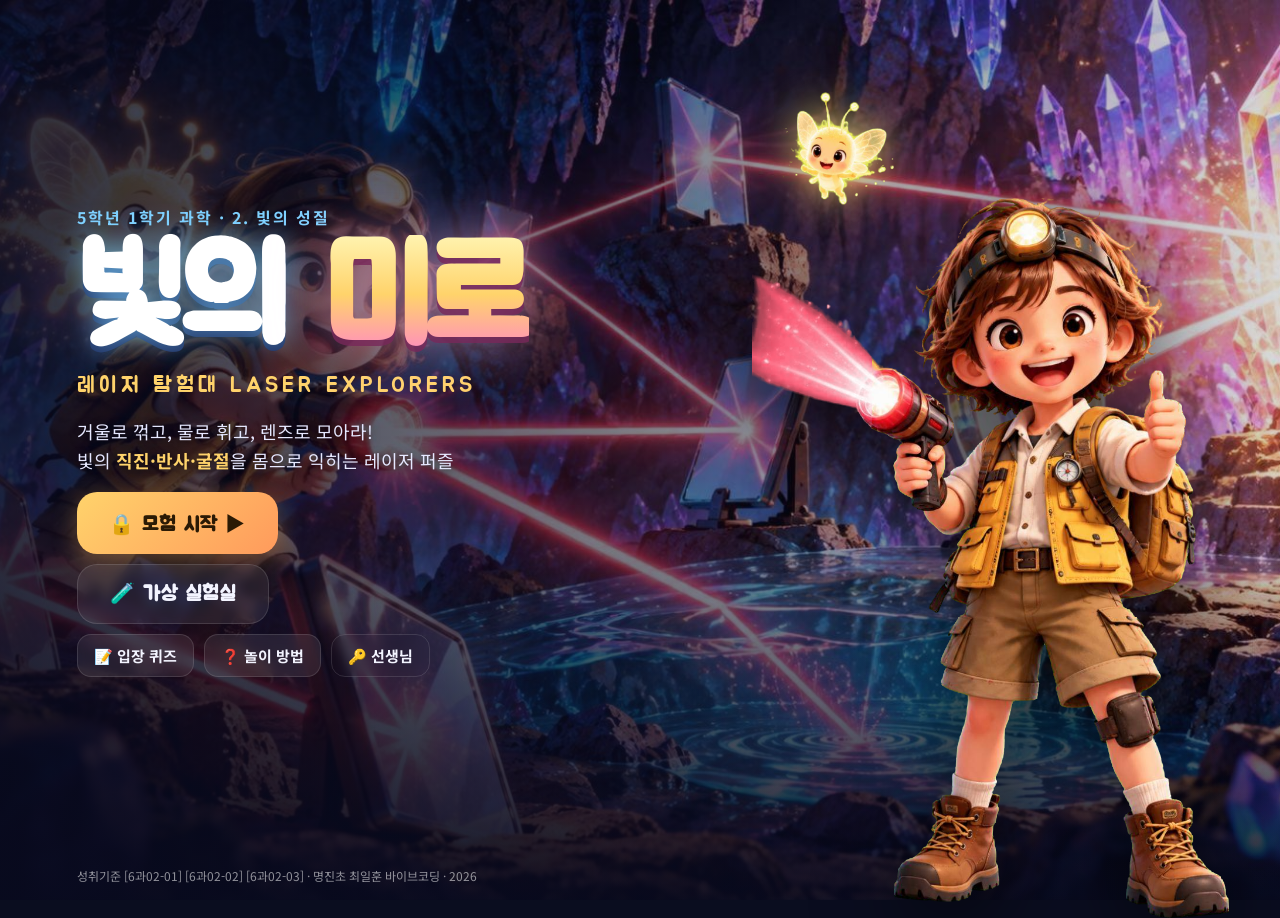
<file: index.html>
<!doctype html>
<html lang="ko">
<head>
<meta charset="utf-8">
<meta name="viewport" content="width=device-width, initial-scale=1, viewport-fit=cover">
<title>빛의 미로 — 레이저 탐험대 | 5학년 1학기 과학 2단원 빛의 성질</title>
<meta name="description" content="2022 개정 과학 5-1-2 빛의 성질: 빛의 직진·반사·굴절과 거울·렌즈를 레이저 퍼즐로 배우는 바이브코딩 웹게임">
<link rel="preconnect" href="https://fonts.googleapis.com">
<link href="https://fonts.googleapis.com/css2?family=Jua&family=Noto+Sans+KR:wght@400;500;700;900&display=swap" rel="stylesheet">
<link rel="stylesheet" href="css/style.css">
<link rel="icon" href="data:image/svg+xml,<svg xmlns='http://www.w3.org/2000/svg' viewBox='0 0 100 100'><text y='.9em' font-size='90'>💎</text></svg>">
</head>
<body>

<!-- ═══════════ 타이틀 ═══════════ -->
<section class="screen active" data-screen="title">
  <div class="title-bg"></div>
  <div class="title-wrap">
    <div class="title-logo">
      <div class="logo-top">5학년 1학기 과학 · 2. 빛의 성질</div>
      <h1><span class="l1">빛의</span> <span class="l2">미로</span></h1>
      <div class="logo-sub">레이저 탐험대 LASER EXPLORERS</div>
    </div>
    <p class="title-desc">거울로 꺾고, 물로 휘고, 렌즈로 모아라!<br>빛의 <b>직진·반사·굴절</b>을 몸으로 익히는 레이저 퍼즐</p>
    <div class="title-buttons">
      <button id="btn-start" class="btn big primary">모험 시작 ▶</button>
      <button id="btn-lab" class="btn big">🧪 가상 실험실</button>
      <div class="row">
        <button id="btn-quiz" class="btn">📝 입장 퀴즈</button>
        <button id="btn-howto" class="btn">❓ 놀이 방법</button>
        <button id="btn-teacher" class="btn ghost">🔑 선생님</button>
      </div>
    </div>
    <div id="title-progress" class="title-progress"></div>
    <div class="title-credit">성취기준 [6과02-01] [6과02-02] [6과02-03] · 명진초 최일훈 바이브코딩 · 2026</div>
  </div>
  <img class="title-lumi" src="assets/lumi.png" alt="">
  <img class="title-bandi" src="assets/bandi.png" alt="">
</section>

<!-- ═══════════ 월드맵 ═══════════ -->
<section class="screen" data-screen="map">
  <header class="map-head">
    <button id="btn-map-back" class="btn small">◀ 처음으로</button>
    <h2>🗺️ 월드맵 <span id="map-stars" class="chip"></span></h2>
    <button id="btn-concepts" class="btn small">📖 개념 도감</button>
  </header>
  <div id="worlds" class="worlds"></div>
</section>

<!-- ═══════════ 게임 ═══════════ -->
<section class="screen" data-screen="game">
  <header class="hud">
    <div class="hud-left">
      <button id="btn-to-map" class="btn small">◀ 맵</button>
      <div class="hud-titles"><div id="hud-world" class="hud-world"></div><div id="hud-title" class="hud-title"></div></div>
    </div>
    <div id="hud-goal" class="hud-goal"></div>
    <div class="hud-right">
      <span id="hud-status" class="hud-status"></span>
      <button id="btn-hint" class="btn small" title="힌트">💡 힌트</button>
      <button id="btn-study" class="btn small" title="돋보기 모드(각도 표시)">🔬</button>
      <button id="btn-reset" class="btn small" title="다시 시작 (R)">↺</button>
      <button id="btn-sound" class="btn small" title="소리">🔊</button>
      <button id="btn-fullscreen" class="btn small" title="전체 화면">⛶</button>
    </div>
  </header>
  <main class="game-main">
    <aside class="side">
      <h3>🎒 부품 상자</h3>
      <div id="inventory" class="inventory"></div>
      <div class="side-help">끌어서 보드에 놓기 · 부품 클릭 후 <b>⟲ ⟳</b> 회전 (Q/E) · 보드 밖으로 끌면 되돌리기</div>
      <div class="guide" id="guide">
        <div class="bubble" id="guide-text">안녕! 나는 탐험대장 루미야. 빛을 크리스탈까지 보내 보자!</div>
        <img class="guide-face" src="assets/lumi_face.png" alt="루미">
      </div>
    </aside>
    <div class="board-wrap">
      <canvas id="board" width="960" height="600"></canvas>
      <div id="sel-bar" class="sel-bar">
        <span id="sel-name"></span>
        <button id="btn-rot-l" class="btn tiny rot" title="왼쪽 15° (Q)">⟲ 15°</button>
        <button id="btn-rot-r" class="btn tiny rot" title="오른쪽 15° (E)">⟳ 15°</button>
        <button id="btn-rot-fine-l" class="btn tiny fine" title="1° (←)">◀ 1°</button>
        <button id="btn-rot-fine-r" class="btn tiny fine" title="1° (→)">1° ▶</button>
        <button id="btn-remove" class="btn tiny danger" title="부품 상자로 되돌리기 (Delete)">🗑</button>
      </div>
      <div id="toast" class="toast"></div>
    </div>
  </main>
</section>

<!-- ═══════════ 모달 ═══════════ -->
<div id="modal" class="modal">
  <div class="modal-bg" data-close></div>
  <div class="panel" data-panel="win">
    <div class="win-stars" id="win-stars">⭐⭐⭐</div>
    <h2 id="win-title">클리어!</h2>
    <p id="win-sub" class="muted"></p>
    <div id="win-concept"></div>
    <div class="row center">
      <button id="btn-win-retry" class="btn">↺ 다시</button>
      <button id="btn-win-map" class="btn">🗺️ 월드맵</button>
      <button id="btn-next" class="btn primary">다음 스테이지 ▶</button>
    </div>
  </div>
  <div class="panel wide" data-panel="concepts">
    <h2>📖 빛의 성질 개념 도감</h2>
    <div id="concept-list" class="concept-list"></div>
    <div class="row center"><button class="btn primary" data-close>닫기</button></div>
  </div>
  <div class="panel cert-panel" data-panel="cert">
    <div class="cert" id="cert">
      <div class="cert-top">🏅 LASER EXPLORERS · 빛의 미로 탐험대</div>
      <h2 class="cert-title">탐 험 대 수 료 증</h2>
      <div class="cert-name-row"><input id="cert-name" class="cert-name" placeholder="이름을 써요" maxlength="12"></div>
      <p class="cert-body">위 탐험대원은 빛의 미로 15개 스테이지를 모두 통과하며<br><b>빛의 직진 · 반사 · 굴절</b>과 <b>거울 · 렌즈의 쓰임새</b>를 익혔기에<br>이 수료증을 드립니다.</p>
      <div class="cert-stars" id="cert-stars"></div>
      <div class="cert-foot"><span id="cert-date"></span><span>탐험대장 루미 · 빛의 요정 반디</span></div>
      <img class="cert-lumi" src="assets/lumi.png" alt="">
    </div>
    <div class="row center no-print"><button class="btn" data-close>닫기</button><button class="btn primary" id="btn-cert-print">🖨️ 수료증 인쇄</button></div>
  </div>
  <div class="panel" data-panel="gate">
    <div class="gate-icon">🔒</div>
    <h2>입장퀴즈를 먼저 통과해요!</h2>
    <p class="muted">탐험대원이 되려면 <b>10문제 중 7문제 이상</b> 맞혀야 해요.<br>통과하면 월드맵이 열려요. (🧪 가상 실험실은 바로 쓸 수 있어요)</p>
    <div class="row center">
      <button class="btn" data-close>닫기</button>
      <button class="btn" id="btn-gate-teacher">🔑 선생님 코드</button>
      <button class="btn primary" id="btn-gate-quiz">📝 입장퀴즈 풀기</button>
    </div>
  </div>
  <div class="panel" data-panel="teacher">
    <div class="gate-icon">🔑</div>
    <h2>선생님 코드</h2>
    <p class="muted">코드를 넣으면 입장퀴즈 없이 모든 스테이지가 열려요. (시연·특정 차시 수업용)</p>
    <form id="teacher-form" class="row center" autocomplete="off">
      <input id="teacher-code" class="cert-name" inputmode="numeric" maxlength="8" placeholder="코드 입력" style="max-width:180px;text-align:center">
      <button class="btn primary" type="submit">열기</button>
      <button class="btn" type="button" data-close>닫기</button>
    </form>
    <p id="teacher-msg" class="muted" style="min-height:1.4em;margin-top:8px"></p>
  </div>
  <div class="panel" data-panel="howto">
    <h2>❓ 놀이 방법</h2>
    <ol class="howto">
      <li><b>목표</b>: 레이저(빛)를 💎 크리스탈에 닿게 하면 클리어! 크리스탈은 빛을 통과시켜요.</li>
      <li>🎒 부품 상자의 <b>거울·렌즈·바위</b>를 보드로 끌어다 놓아요.</li>
      <li>부품을 클릭하면 노란 손잡이가 나타나요. 손잡이를 끌거나 <b>⟲ ⟳</b> 버튼(Q/E)으로 돌려요.</li>
      <li>노란 손잡이가 있는 <b>🔦 광원</b>은 각도를 바꿀 수 있어요 (←/→ 1°).</li>
      <li>🦇 잠든 박쥐에 빛이 닿으면 안 돼요! 🪨 바위는 그림자를 만들어요.</li>
      <li>🔬 <b>돋보기 모드</b>를 켜면 입사각·반사각·굴절각이 표시돼요 (심화).</li>
      <li>부품을 적게 쓸수록 ⭐이 많아요. 클리어하면 📖 개념 카드를 얻어요.</li>
    </ol>
    <div class="row center"><button class="btn primary" data-close>알겠어요!</button></div>
  </div>
</div>

<script src="js/engine.js"></script>
<script src="js/levels.js"></script>
<script src="js/render.js"></script>
<script src="js/audio.js"></script>
<script src="js/game.js"></script>
</body>
</html>
</file>
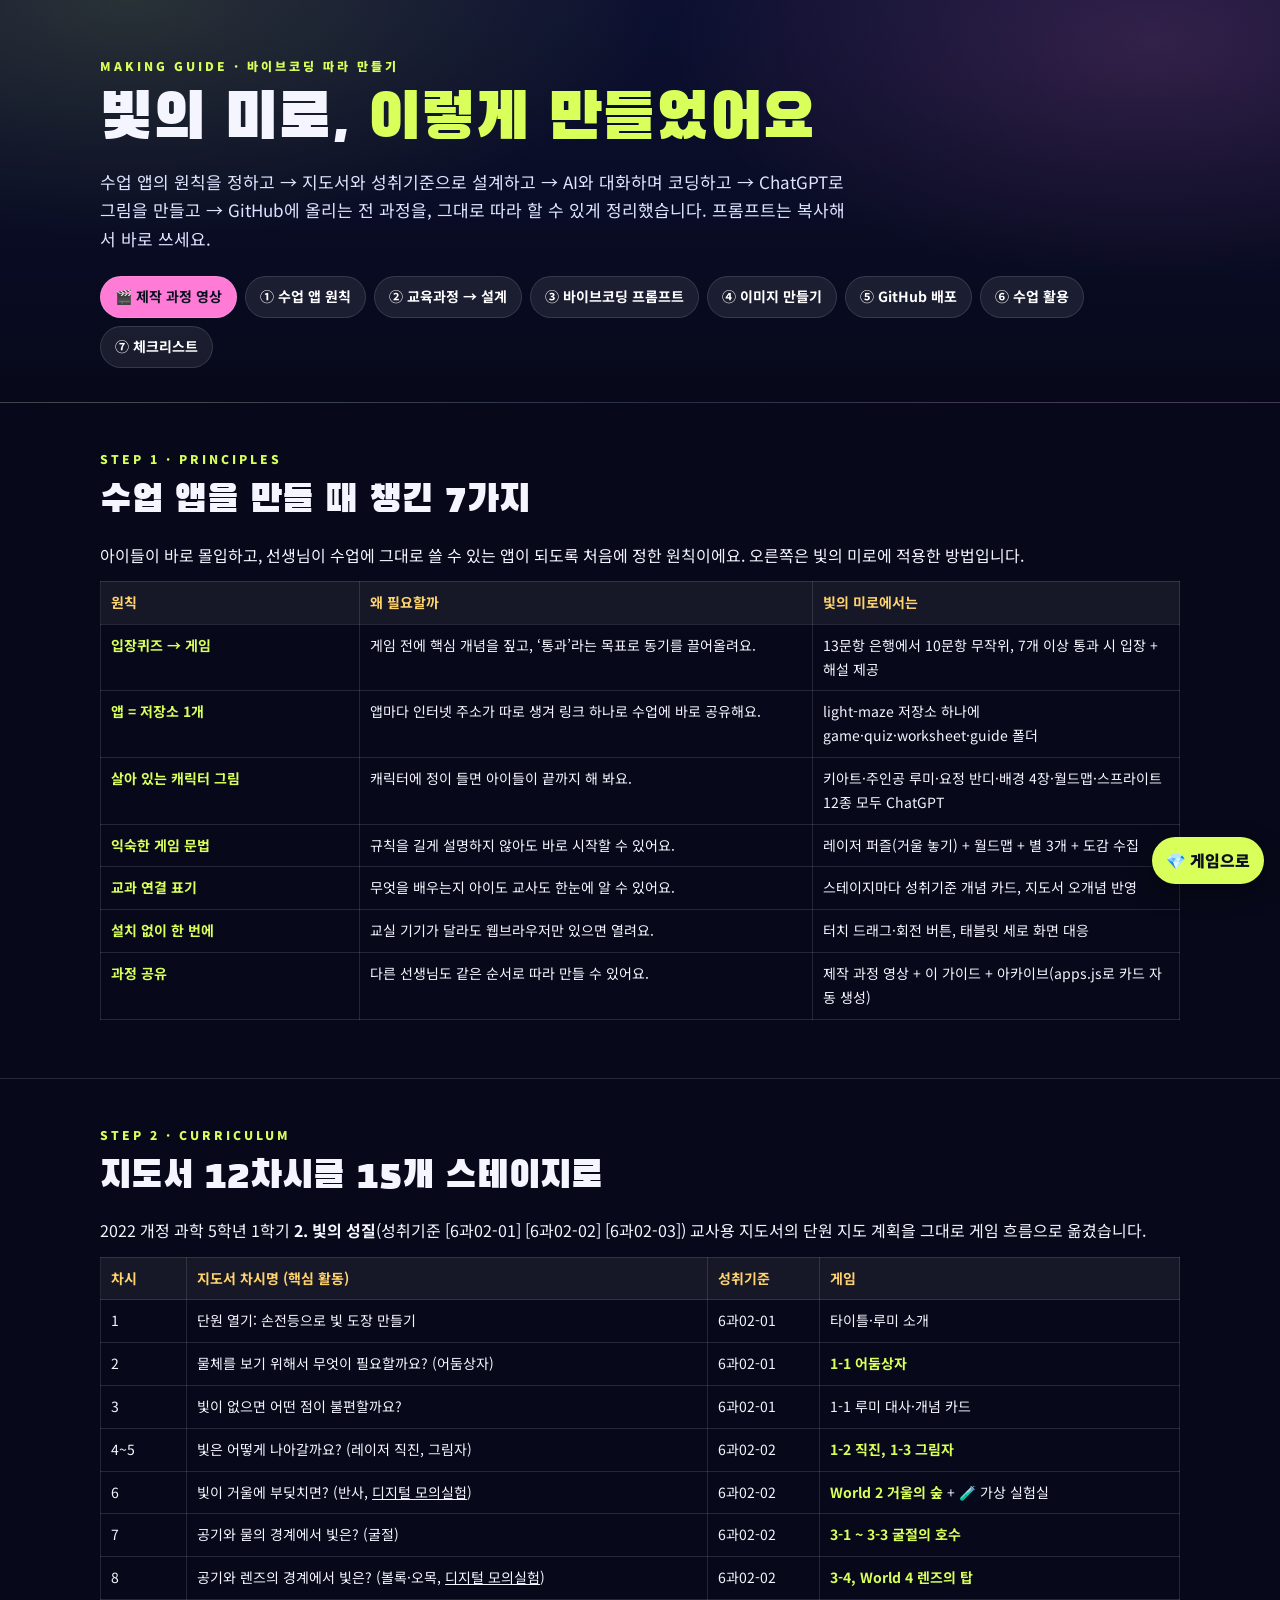
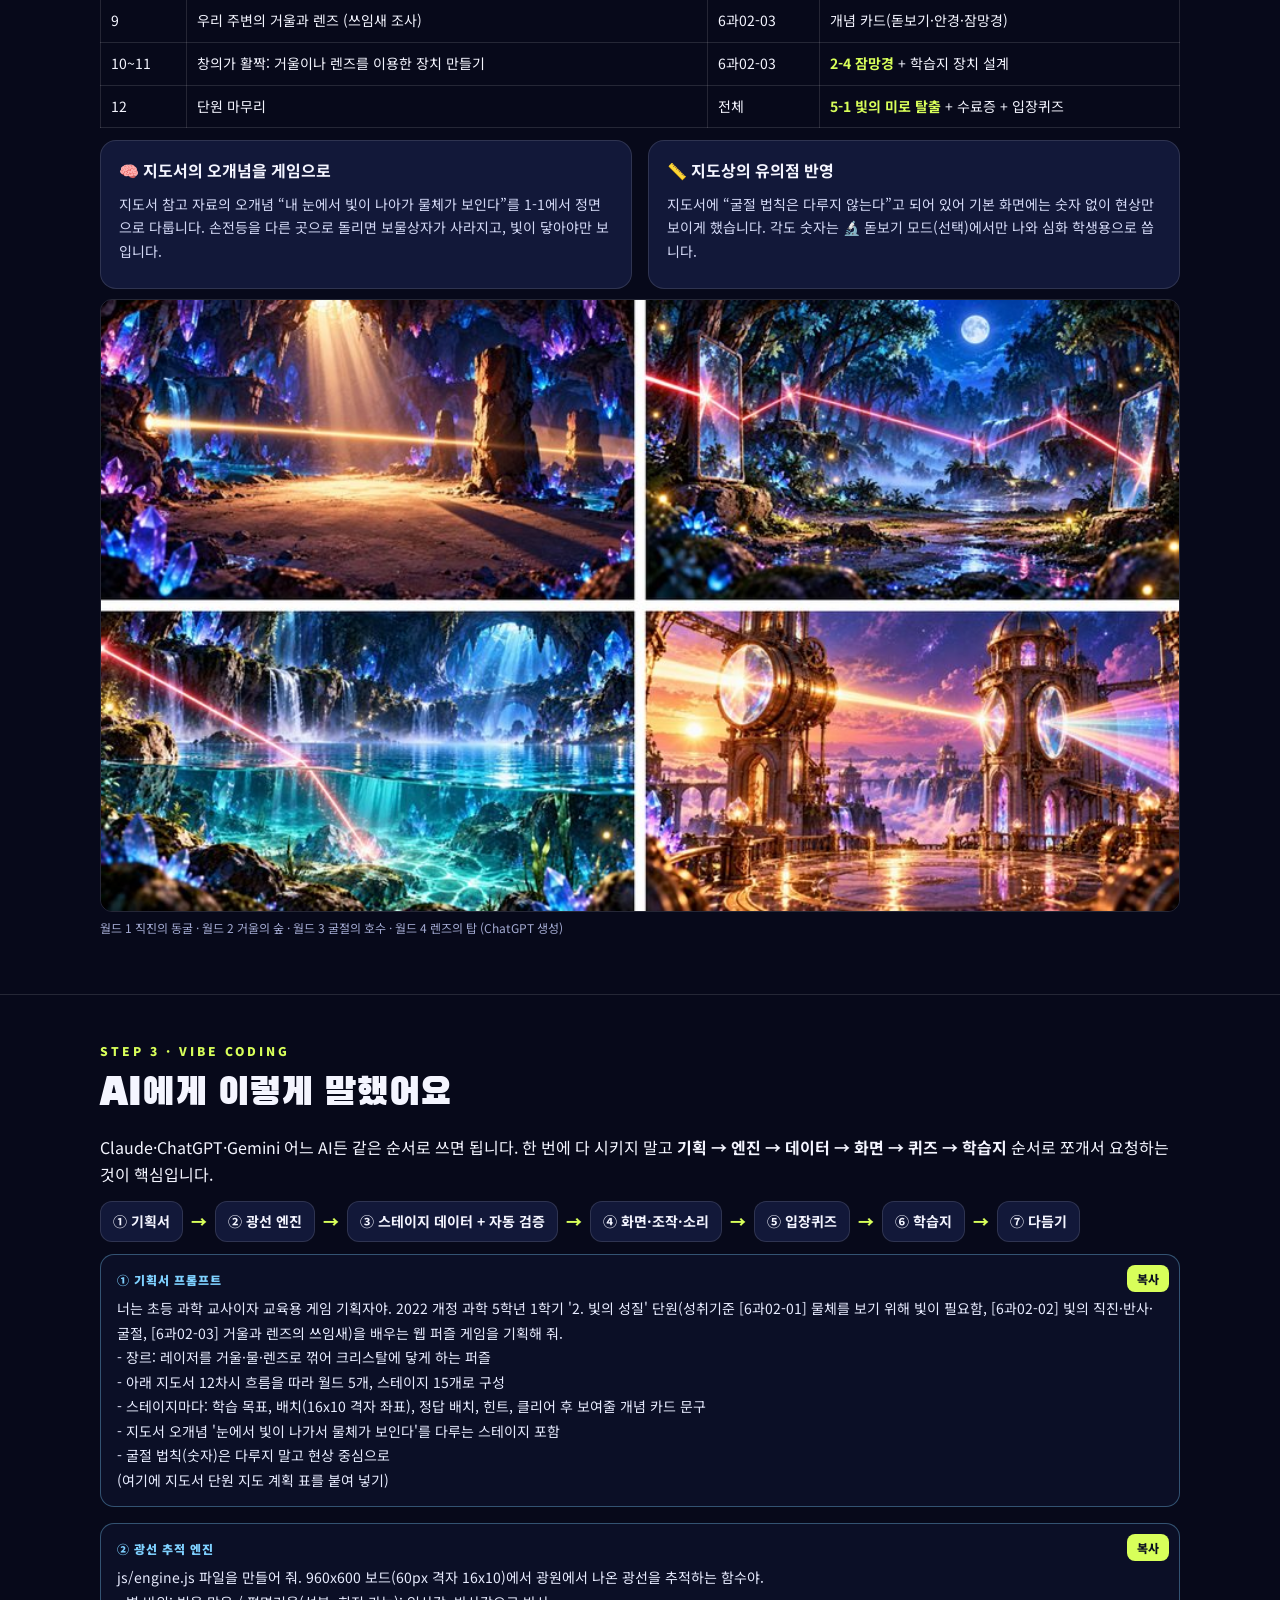
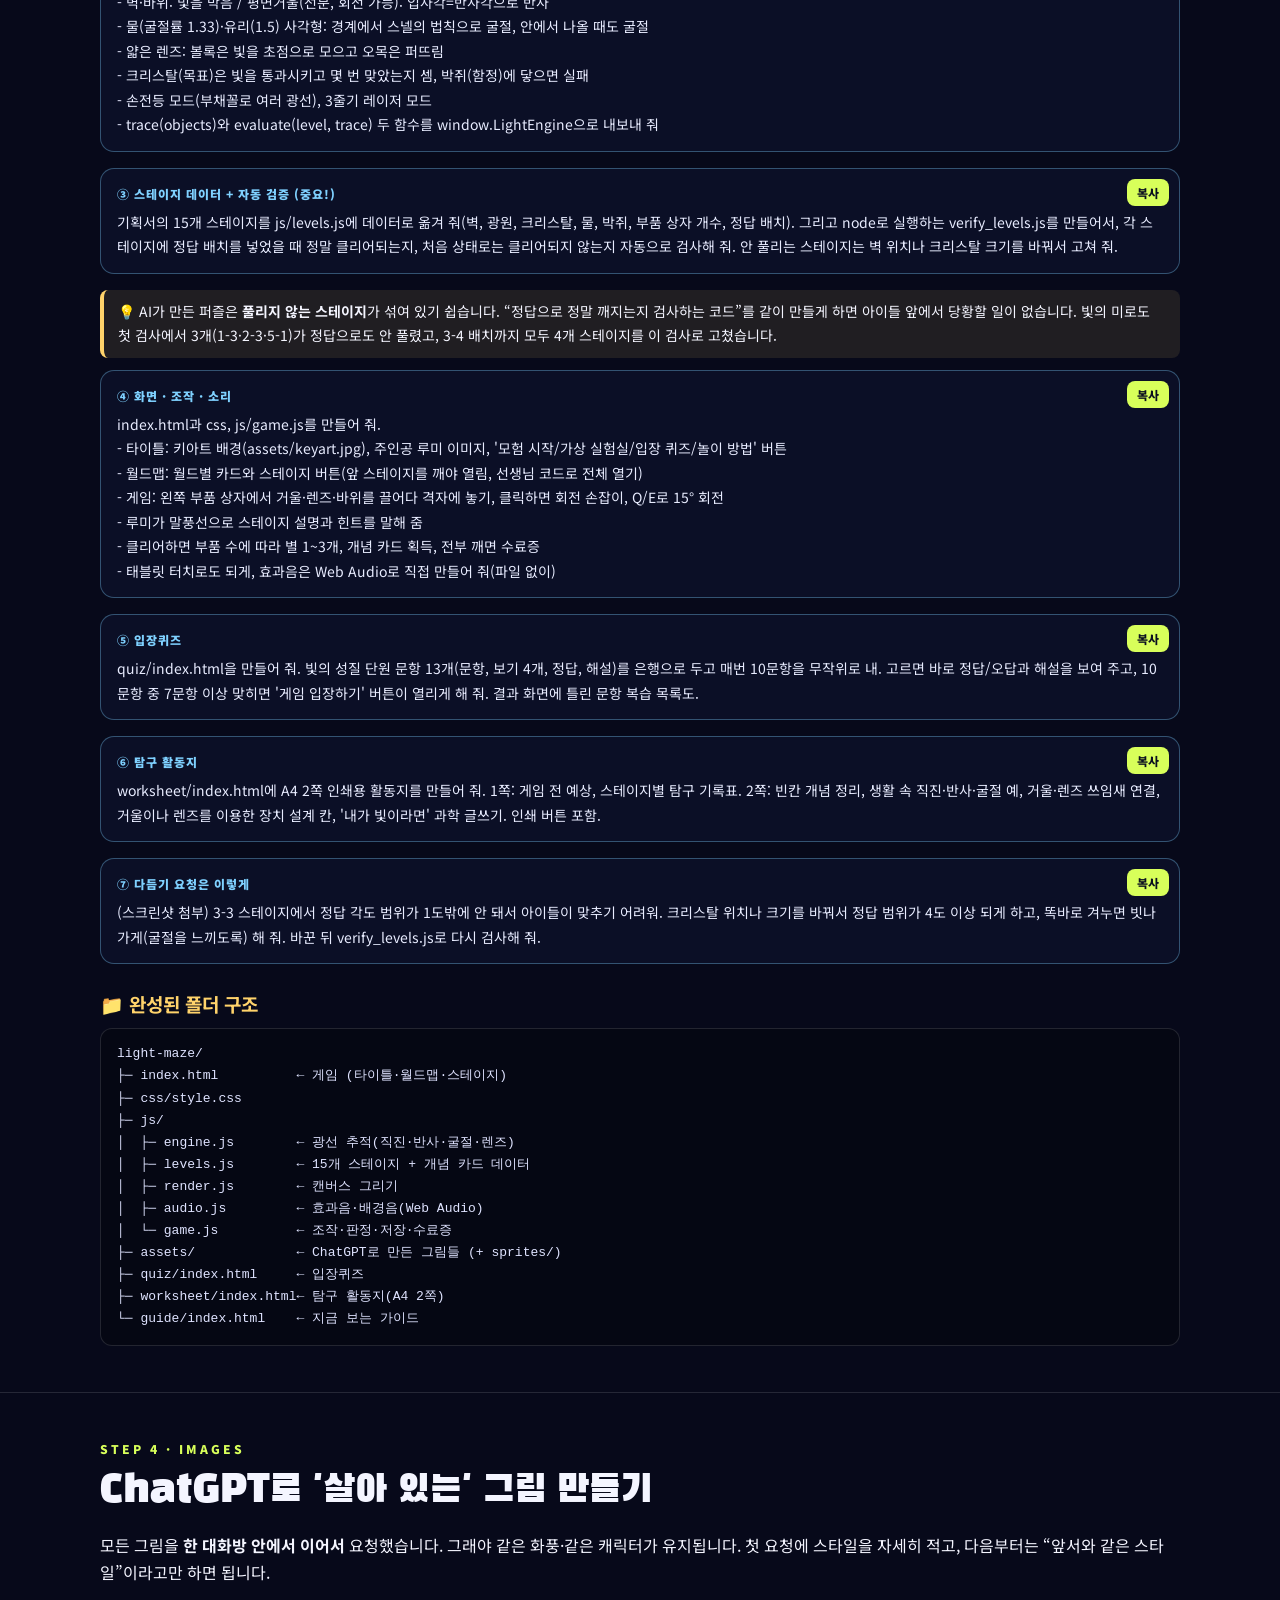
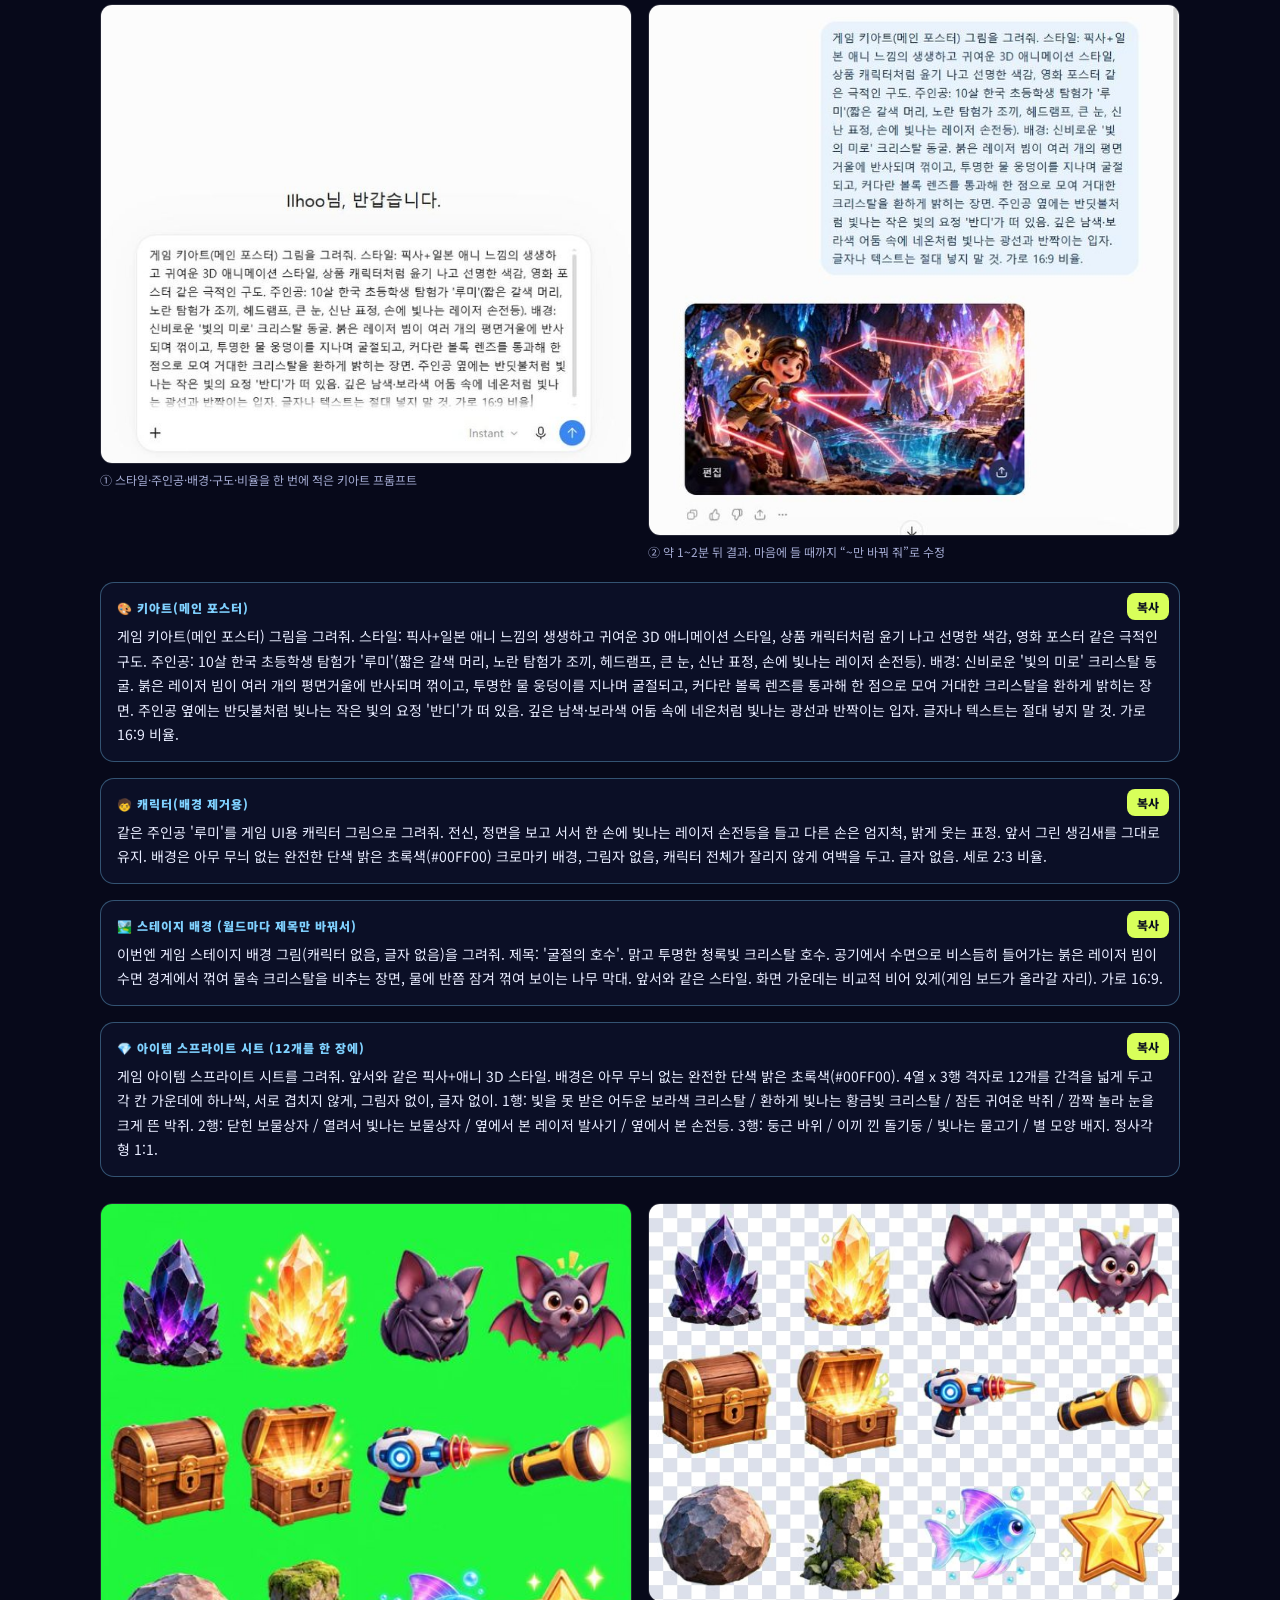
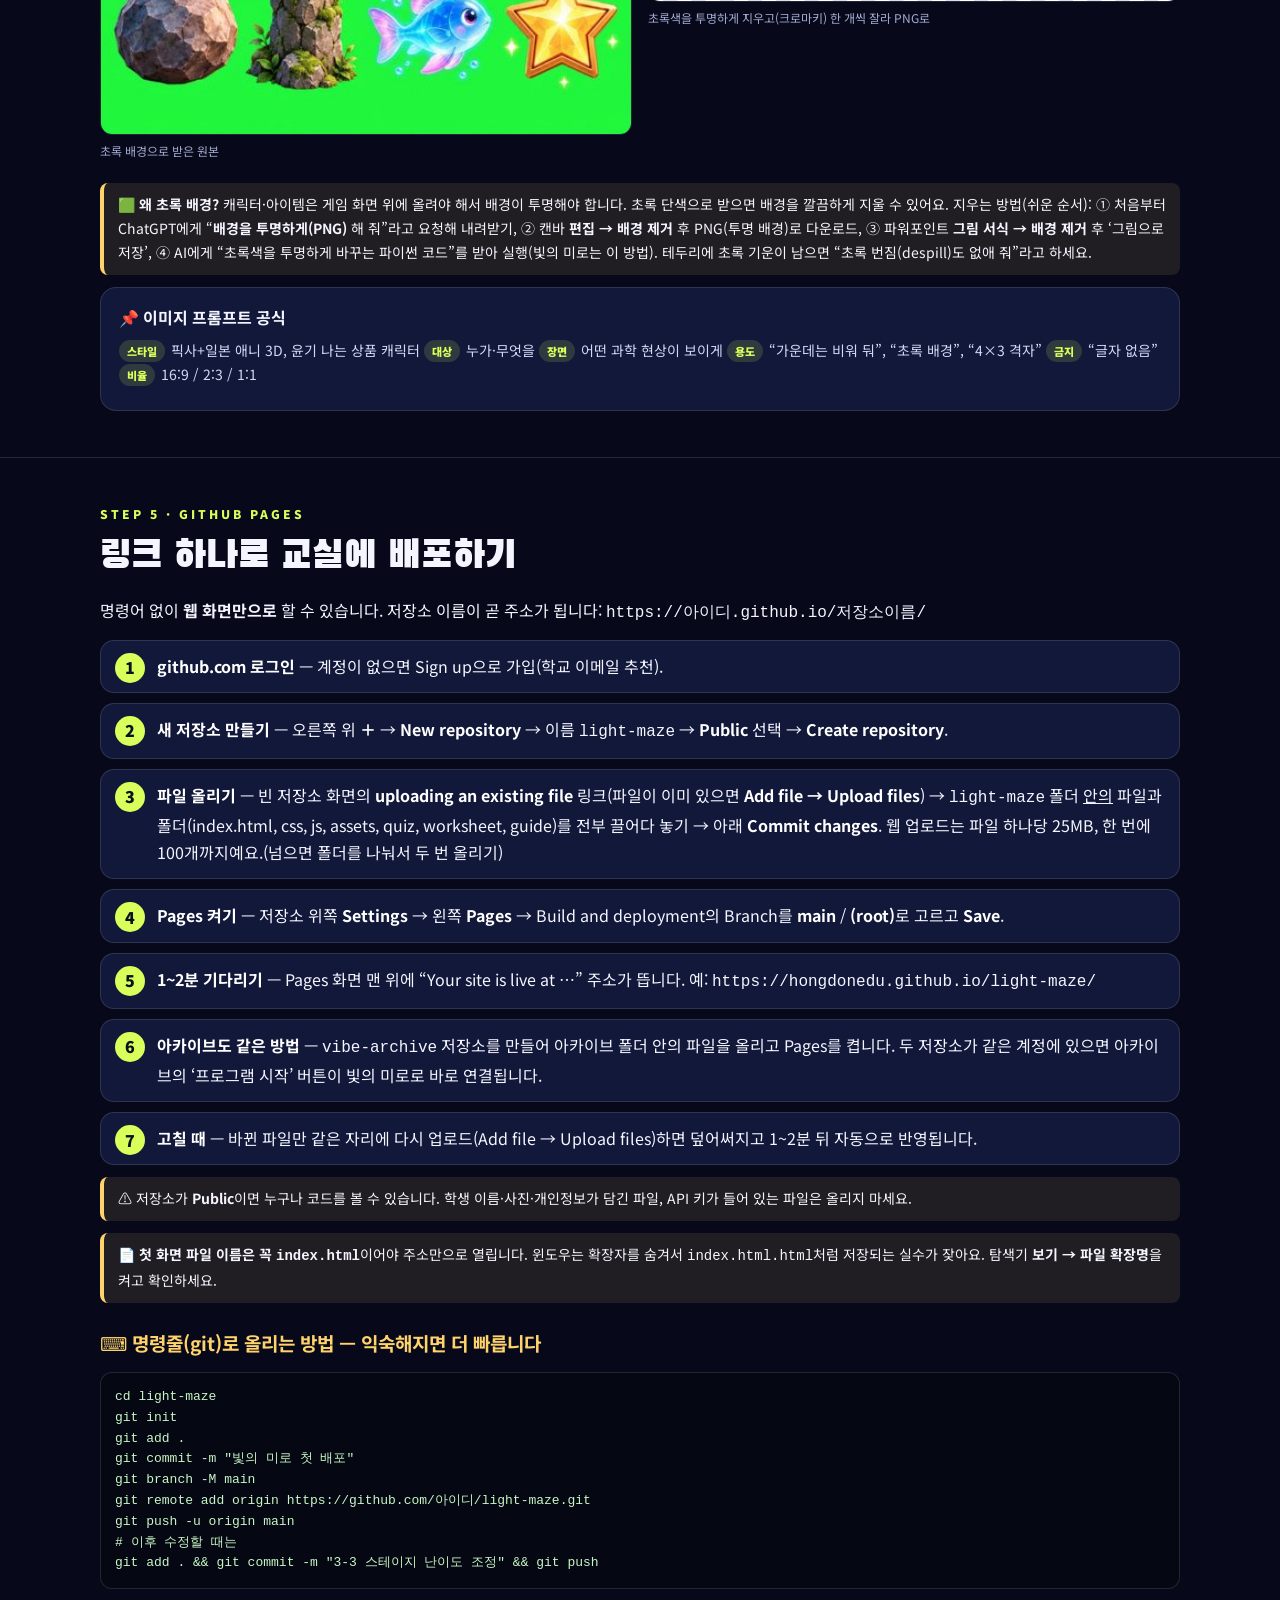
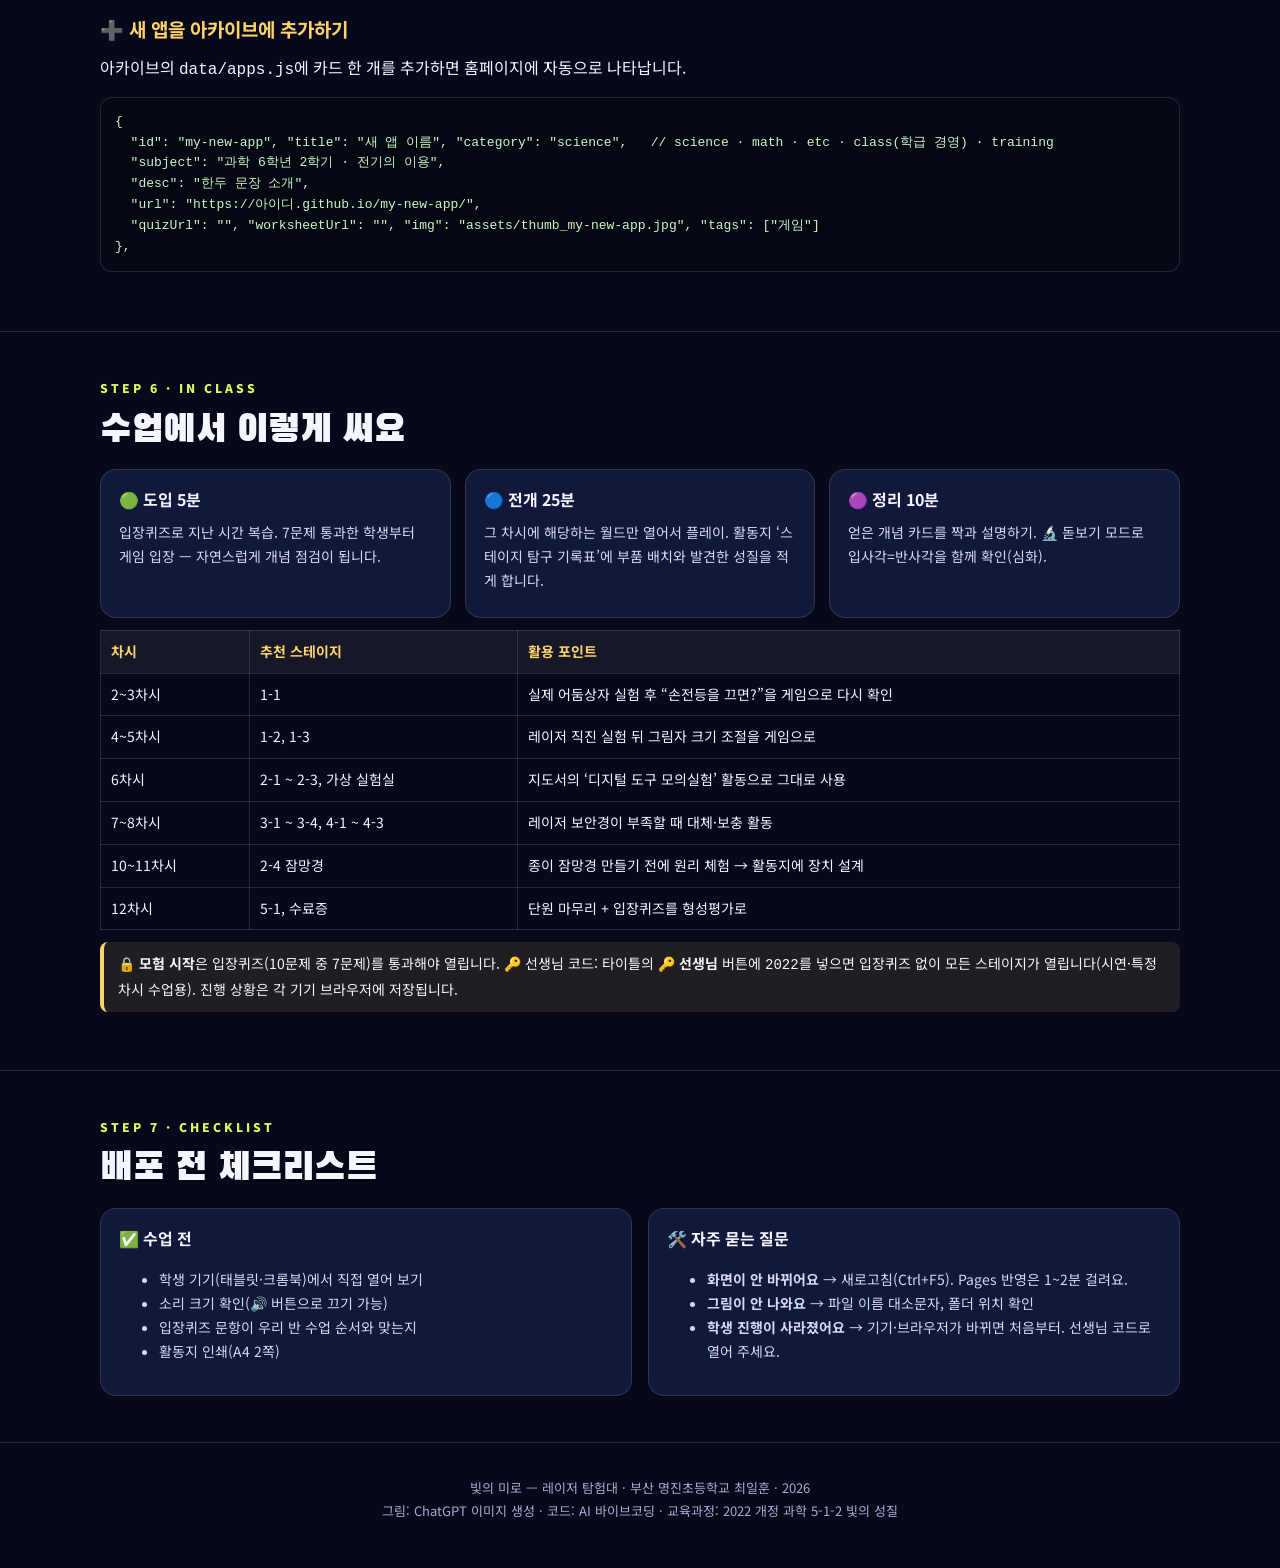
<file: guide/index.html>
<!doctype html>
<html lang="ko">
<head>
<meta charset="utf-8">
<meta name="viewport" content="width=device-width, initial-scale=1">
<title>빛의 미로 제작 가이드 — 선생님도 만들 수 있어요</title>
<link href="https://fonts.googleapis.com/css2?family=Black+Han+Sans&family=Jua&family=Noto+Sans+KR:wght@400;500;700;900&display=swap" rel="stylesheet">
<style>
  :root { --bg:#07091a; --panel:#121839; --panel2:#0e1330; --ink:#f4f5ff; --muted:#a4abd3; --lime:#d8ff5a; --gold:#ffd36b; --pink:#ff7bd5; --cyan:#7fd1ff; --line:rgba(255,255,255,.12); }
  * { box-sizing:border-box; }
  html { scroll-behavior:smooth; }
  body { margin:0; background:var(--bg); color:var(--ink); font-family:'Noto Sans KR',system-ui,sans-serif; line-height:1.7; }
  a { color:var(--cyan); }
  .wrap { width:min(1080px, 92vw); margin:0 auto; }
  header.top { background: radial-gradient(900px 400px at 10% 0%, rgba(216,255,90,.14), transparent 60%), radial-gradient(800px 400px at 90% 10%, rgba(255,123,213,.16), transparent 60%), linear-gradient(180deg,#0c1031,var(--bg)); padding:56px 0 34px; border-bottom:1px solid var(--line); }
  .kicker { color:var(--lime); font-weight:900; letter-spacing:3px; font-size:12px; }
  h1 { font-family:'Black Han Sans','Jua',sans-serif; font-weight:400; font-size:clamp(36px,6vw,64px); line-height:1.08; margin:10px 0 12px; }
  h1 span { color:var(--lime); }
  .lead { font-size:17px; color:#dfe3ff; max-width:760px; margin:0; }
  nav.toc { display:flex; gap:8px; flex-wrap:wrap; margin-top:22px; }
  nav.toc a { text-decoration:none; color:#fff; background:rgba(255,255,255,.08); border:1px solid var(--line); padding:8px 14px; border-radius:999px; font-weight:700; font-size:14px; }
  nav.toc a:hover { background:var(--lime); color:#0b1020; }
  section { padding:46px 0; border-bottom:1px solid var(--line); }
  h2 { font-family:'Black Han Sans','Jua',sans-serif; font-weight:400; font-size:clamp(26px,3.6vw,38px); margin:0 0 6px; }
  h2 small { display:block; font-family:'Noto Sans KR'; font-size:12px; letter-spacing:3px; color:var(--lime); font-weight:900; }
  h3 { font-size:19px; margin:24px 0 8px; color:var(--gold); }
  p { margin:8px 0; }
  .grid2 { display:grid; grid-template-columns:1fr 1fr; gap:16px; }
  .grid3 { display:grid; grid-template-columns:repeat(3,1fr); gap:14px; }
  @media (max-width:800px) { .grid2, .grid3 { grid-template-columns:1fr; } }
  .card { background:var(--panel); border:1px solid var(--line); border-radius:16px; padding:16px 18px; }
  .card h4 { margin:0 0 6px; font-size:16px; }
  .card p, .card li { font-size:14px; color:#d3d8f5; }
  .tag { display:inline-block; font-size:11px; font-weight:900; padding:2px 8px; border-radius:999px; background:rgba(216,255,90,.15); color:var(--lime); margin-right:6px; }
  table { width:100%; border-collapse:collapse; font-size:14px; margin:12px 0; }
  th, td { border:1px solid var(--line); padding:9px 10px; text-align:left; vertical-align:top; }
  th { background:rgba(255,255,255,.06); color:var(--gold); }
  td b { color:var(--lime); font-weight:700; }
  .prompt { position:relative; background:#0b0f26; border:1px solid rgba(127,209,255,.35); border-radius:14px; padding:14px 16px 14px; margin:10px 0 16px; white-space:pre-wrap; font-size:14px; line-height:1.75; color:#e8ecff; font-family:'Noto Sans KR',sans-serif; }
  .prompt .label { display:block; font-size:12px; color:var(--cyan); font-weight:900; margin-bottom:6px; letter-spacing:1px; }
  .copy { position:absolute; top:10px; right:10px; background:var(--lime); color:#0b1020; border:none; border-radius:8px; padding:5px 10px; font-weight:800; font-size:12px; cursor:pointer; font-family:inherit; }
  code, pre.code { font-family:ui-monospace,SFMono-Regular,Menlo,Consolas,monospace; }
  pre.code { background:#050713; border:1px solid var(--line); border-radius:12px; padding:14px; overflow:auto; font-size:13px; line-height:1.6; color:#c8f7c5; }
  figure { margin:10px 0; } figure img { width:100%; border-radius:12px; border:1px solid var(--line); display:block; } figcaption { font-size:12px; color:var(--muted); margin-top:6px; }
  .steps { counter-reset:s; list-style:none; padding:0; margin:12px 0; }
  .steps li { counter-increment:s; position:relative; padding:12px 14px 12px 56px; background:var(--panel); border:1px solid var(--line); border-radius:14px; margin-bottom:10px; }
  .steps li::before { content:counter(s); position:absolute; left:14px; top:12px; width:30px; height:30px; border-radius:50%; background:var(--lime); color:#0b1020; font-weight:900; display:grid; place-items:center; }
  .steps li b { color:#fff; }
  .note { background:rgba(255,211,107,.1); border-left:4px solid var(--gold); padding:10px 14px; border-radius:8px; font-size:14px; margin:12px 0; }
  .tree { background:#050713; border:1px solid var(--line); border-radius:12px; padding:14px 16px; font-family:ui-monospace,Menlo,Consolas,monospace; font-size:13px; line-height:1.7; white-space:pre; overflow:auto; color:#dfe3ff; }
  .flow { display:flex; gap:8px; flex-wrap:wrap; align-items:center; margin:12px 0; }
  .flow span { background:var(--panel); border:1px solid var(--line); border-radius:12px; padding:8px 12px; font-weight:700; font-size:14px; }
  .flow i { color:var(--lime); font-style:normal; font-weight:900; }
  footer { padding:34px 0 60px; color:var(--muted); font-size:13px; text-align:center; }
  .back { position:fixed; right:16px; bottom:16px; background:var(--lime); color:#0b1020; text-decoration:none; font-weight:900; padding:10px 14px; border-radius:999px; box-shadow:0 8px 24px rgba(0,0,0,.4); }
</style>
</head>
<body>
<header class="top"><div class="wrap">
  <div class="kicker">MAKING GUIDE · 바이브코딩 따라 만들기</div>
  <h1>빛의 미로, <span>이렇게 만들었어요</span></h1>
  <p class="lead">수업 앱의 원칙을 정하고 → 지도서와 성취기준으로 설계하고 → AI와 대화하며 코딩하고 → ChatGPT로 그림을 만들고 → GitHub에 올리는 전 과정을, 그대로 따라 할 수 있게 정리했습니다. 프롬프트는 복사해서 바로 쓰세요.</p>
  <nav class="toc"><a href="../../vibe-archive/index.html#behind" style="background:var(--pink);color:#0b1020">🎬 제작 과정 영상</a><a href="#s1">① 수업 앱 원칙</a><a href="#s2">② 교육과정 → 설계</a><a href="#s3">③ 바이브코딩 프롬프트</a><a href="#s4">④ 이미지 만들기</a><a href="#s5">⑤ GitHub 배포</a><a href="#s6">⑥ 수업 활용</a><a href="#s7">⑦ 체크리스트</a></nav>
</div></header>

<section id="s1"><div class="wrap">
  <h2><small>STEP 1 · PRINCIPLES</small>수업 앱을 만들 때 챙긴 7가지</h2>
  <p>아이들이 바로 몰입하고, 선생님이 수업에 그대로 쓸 수 있는 앱이 되도록 처음에 정한 원칙이에요. 오른쪽은 빛의 미로에 적용한 방법입니다.</p>
  <table>
    <tr><th style="width:24%">원칙</th><th>왜 필요할까</th><th style="width:34%">빛의 미로에서는</th></tr>
    <tr><td><b>입장퀴즈 → 게임</b></td><td>게임 전에 핵심 개념을 짚고, ‘통과’라는 목표로 동기를 끌어올려요.</td><td>13문항 은행에서 10문항 무작위, 7개 이상 통과 시 입장 + 해설 제공</td></tr>
    <tr><td><b>앱 = 저장소 1개</b></td><td>앱마다 인터넷 주소가 따로 생겨 링크 하나로 수업에 바로 공유해요.</td><td>light-maze 저장소 하나에 game·quiz·worksheet·guide 폴더</td></tr>
    <tr><td><b>살아 있는 캐릭터 그림</b></td><td>캐릭터에 정이 들면 아이들이 끝까지 해 봐요.</td><td>키아트·주인공 루미·요정 반디·배경 4장·월드맵·스프라이트 12종 모두 ChatGPT</td></tr>
    <tr><td><b>익숙한 게임 문법</b></td><td>규칙을 길게 설명하지 않아도 바로 시작할 수 있어요.</td><td>레이저 퍼즐(거울 놓기) + 월드맵 + 별 3개 + 도감 수집</td></tr>
    <tr><td><b>교과 연결 표기</b></td><td>무엇을 배우는지 아이도 교사도 한눈에 알 수 있어요.</td><td>스테이지마다 성취기준 개념 카드, 지도서 오개념 반영</td></tr>
    <tr><td><b>설치 없이 한 번에</b></td><td>교실 기기가 달라도 웹브라우저만 있으면 열려요.</td><td>터치 드래그·회전 버튼, 태블릿 세로 화면 대응</td></tr>
    <tr><td><b>과정 공유</b></td><td>다른 선생님도 같은 순서로 따라 만들 수 있어요.</td><td>제작 과정 영상 + 이 가이드 + 아카이브(apps.js로 카드 자동 생성)</td></tr>
  </table>
</div></section>

<section id="s2"><div class="wrap">
  <h2><small>STEP 2 · CURRICULUM</small>지도서 12차시를 15개 스테이지로</h2>
  <p>2022 개정 과학 5학년 1학기 <b>2. 빛의 성질</b>(성취기준 [6과02-01] [6과02-02] [6과02-03]) 교사용 지도서의 단원 지도 계획을 그대로 게임 흐름으로 옮겼습니다.</p>
  <table>
    <tr><th>차시</th><th>지도서 차시명 (핵심 활동)</th><th>성취기준</th><th>게임</th></tr>
    <tr><td>1</td><td>단원 열기: 손전등으로 빛 도장 만들기</td><td>6과02-01</td><td>타이틀·루미 소개</td></tr>
    <tr><td>2</td><td>물체를 보기 위해서 무엇이 필요할까요? (어둠상자)</td><td>6과02-01</td><td><b>1-1 어둠상자</b></td></tr>
    <tr><td>3</td><td>빛이 없으면 어떤 점이 불편할까요?</td><td>6과02-01</td><td>1-1 루미 대사·개념 카드</td></tr>
    <tr><td>4~5</td><td>빛은 어떻게 나아갈까요? (레이저 직진, 그림자)</td><td>6과02-02</td><td><b>1-2 직진, 1-3 그림자</b></td></tr>
    <tr><td>6</td><td>빛이 거울에 부딪치면? (반사, <u>디지털 모의실험</u>)</td><td>6과02-02</td><td><b>World 2 거울의 숲</b> + 🧪 가상 실험실</td></tr>
    <tr><td>7</td><td>공기와 물의 경계에서 빛은? (굴절)</td><td>6과02-02</td><td><b>3-1 ~ 3-3 굴절의 호수</b></td></tr>
    <tr><td>8</td><td>공기와 렌즈의 경계에서 빛은? (볼록·오목, <u>디지털 모의실험</u>)</td><td>6과02-02</td><td><b>3-4, World 4 렌즈의 탑</b></td></tr>
    <tr><td>9</td><td>우리 주변의 거울과 렌즈 (쓰임새 조사)</td><td>6과02-03</td><td>개념 카드(돋보기·안경·잠망경)</td></tr>
    <tr><td>10~11</td><td>창의가 활짝: 거울이나 렌즈를 이용한 장치 만들기</td><td>6과02-03</td><td><b>2-4 잠망경</b> + 학습지 장치 설계</td></tr>
    <tr><td>12</td><td>단원 마무리</td><td>전체</td><td><b>5-1 빛의 미로 탈출</b> + 수료증 + 입장퀴즈</td></tr>
  </table>
  <div class="grid2">
    <div class="card"><h4>🧠 지도서의 오개념을 게임으로</h4><p>지도서 참고 자료의 오개념 “내 눈에서 빛이 나아가 물체가 보인다”를 1-1에서 정면으로 다룹니다. 손전등을 다른 곳으로 돌리면 보물상자가 사라지고, 빛이 닿아야만 보입니다.</p></div>
    <div class="card"><h4>📏 지도상의 유의점 반영</h4><p>지도서에 “굴절 법칙은 다루지 않는다”고 되어 있어 기본 화면에는 숫자 없이 현상만 보이게 했습니다. 각도 숫자는 🔬 돋보기 모드(선택)에서만 나와 심화 학생용으로 씁니다.</p></div>
  </div>
  <figure><img src="img/worlds.jpg" alt="월드 배경 4장"><figcaption>월드 1 직진의 동굴 · 월드 2 거울의 숲 · 월드 3 굴절의 호수 · 월드 4 렌즈의 탑 (ChatGPT 생성)</figcaption></figure>
</div></section>

<section id="s3"><div class="wrap">
  <h2><small>STEP 3 · VIBE CODING</small>AI에게 이렇게 말했어요</h2>
  <p>Claude·ChatGPT·Gemini 어느 AI든 같은 순서로 쓰면 됩니다. 한 번에 다 시키지 말고 <b>기획 → 엔진 → 데이터 → 화면 → 퀴즈 → 학습지</b> 순서로 쪼개서 요청하는 것이 핵심입니다.</p>
  <div class="flow"><span>① 기획서</span><i>→</i><span>② 광선 엔진</span><i>→</i><span>③ 스테이지 데이터 + 자동 검증</span><i>→</i><span>④ 화면·조작·소리</span><i>→</i><span>⑤ 입장퀴즈</span><i>→</i><span>⑥ 학습지</span><i>→</i><span>⑦ 다듬기</span></div>

  <div class="prompt"><span class="label">① 기획서 프롬프트</span><button class="copy">복사</button>너는 초등 과학 교사이자 교육용 게임 기획자야. 2022 개정 과학 5학년 1학기 '2. 빛의 성질' 단원(성취기준 [6과02-01] 물체를 보기 위해 빛이 필요함, [6과02-02] 빛의 직진·반사·굴절, [6과02-03] 거울과 렌즈의 쓰임새)을 배우는 웹 퍼즐 게임을 기획해 줘.
- 장르: 레이저를 거울·물·렌즈로 꺾어 크리스탈에 닿게 하는 퍼즐
- 아래 지도서 12차시 흐름을 따라 월드 5개, 스테이지 15개로 구성
- 스테이지마다: 학습 목표, 배치(16x10 격자 좌표), 정답 배치, 힌트, 클리어 후 보여줄 개념 카드 문구
- 지도서 오개념 '눈에서 빛이 나가서 물체가 보인다'를 다루는 스테이지 포함
- 굴절 법칙(숫자)은 다루지 말고 현상 중심으로
(여기에 지도서 단원 지도 계획 표를 붙여 넣기)</div>

  <div class="prompt"><span class="label">② 광선 추적 엔진</span><button class="copy">복사</button>js/engine.js 파일을 만들어 줘. 960x600 보드(60px 격자 16x10)에서 광원에서 나온 광선을 추적하는 함수야.
- 벽·바위: 빛을 막음 / 평면거울(선분, 회전 가능): 입사각=반사각으로 반사
- 물(굴절률 1.33)·유리(1.5) 사각형: 경계에서 스넬의 법칙으로 굴절, 안에서 나올 때도 굴절
- 얇은 렌즈: 볼록은 빛을 초점으로 모으고 오목은 퍼뜨림
- 크리스탈(목표)은 빛을 통과시키고 몇 번 맞았는지 셈, 박쥐(함정)에 닿으면 실패
- 손전등 모드(부채꼴로 여러 광선), 3줄기 레이저 모드
- trace(objects)와 evaluate(level, trace) 두 함수를 window.LightEngine으로 내보내 줘</div>

  <div class="prompt"><span class="label">③ 스테이지 데이터 + 자동 검증 (중요!)</span><button class="copy">복사</button>기획서의 15개 스테이지를 js/levels.js에 데이터로 옮겨 줘(벽, 광원, 크리스탈, 물, 박쥐, 부품 상자 개수, 정답 배치). 그리고 node로 실행하는 verify_levels.js를 만들어서, 각 스테이지에 정답 배치를 넣었을 때 정말 클리어되는지, 처음 상태로는 클리어되지 않는지 자동으로 검사해 줘. 안 풀리는 스테이지는 벽 위치나 크리스탈 크기를 바꿔서 고쳐 줘.</div>
  <div class="note">💡 AI가 만든 퍼즐은 <b>풀리지 않는 스테이지</b>가 섞여 있기 쉽습니다. “정답으로 정말 깨지는지 검사하는 코드”를 같이 만들게 하면 아이들 앞에서 당황할 일이 없습니다. 빛의 미로도 첫 검사에서 3개(1-3·2-3·5-1)가 정답으로도 안 풀렸고, 3-4 배치까지 모두 4개 스테이지를 이 검사로 고쳤습니다.</div>

  <div class="prompt"><span class="label">④ 화면 · 조작 · 소리</span><button class="copy">복사</button>index.html과 css, js/game.js를 만들어 줘.
- 타이틀: 키아트 배경(assets/keyart.jpg), 주인공 루미 이미지, '모험 시작/가상 실험실/입장 퀴즈/놀이 방법' 버튼
- 월드맵: 월드별 카드와 스테이지 버튼(앞 스테이지를 깨야 열림, 선생님 코드로 전체 열기)
- 게임: 왼쪽 부품 상자에서 거울·렌즈·바위를 끌어다 격자에 놓기, 클릭하면 회전 손잡이, Q/E로 15° 회전
- 루미가 말풍선으로 스테이지 설명과 힌트를 말해 줌
- 클리어하면 부품 수에 따라 별 1~3개, 개념 카드 획득, 전부 깨면 수료증
- 태블릿 터치로도 되게, 효과음은 Web Audio로 직접 만들어 줘(파일 없이)</div>

  <div class="prompt"><span class="label">⑤ 입장퀴즈</span><button class="copy">복사</button>quiz/index.html을 만들어 줘. 빛의 성질 단원 문항 13개(문항, 보기 4개, 정답, 해설)를 은행으로 두고 매번 10문항을 무작위로 내. 고르면 바로 정답/오답과 해설을 보여 주고, 10문항 중 7문항 이상 맞히면 '게임 입장하기' 버튼이 열리게 해 줘. 결과 화면에 틀린 문항 복습 목록도.</div>

  <div class="prompt"><span class="label">⑥ 탐구 활동지</span><button class="copy">복사</button>worksheet/index.html에 A4 2쪽 인쇄용 활동지를 만들어 줘. 1쪽: 게임 전 예상, 스테이지별 탐구 기록표. 2쪽: 빈칸 개념 정리, 생활 속 직진·반사·굴절 예, 거울·렌즈 쓰임새 연결, 거울이나 렌즈를 이용한 장치 설계 칸, '내가 빛이라면' 과학 글쓰기. 인쇄 버튼 포함.</div>

  <div class="prompt"><span class="label">⑦ 다듬기 요청은 이렇게</span><button class="copy">복사</button>(스크린샷 첨부) 3-3 스테이지에서 정답 각도 범위가 1도밖에 안 돼서 아이들이 맞추기 어려워. 크리스탈 위치나 크기를 바꿔서 정답 범위가 4도 이상 되게 하고, 똑바로 겨누면 빗나가게(굴절을 느끼도록) 해 줘. 바꾼 뒤 verify_levels.js로 다시 검사해 줘.</div>

  <h3>📁 완성된 폴더 구조</h3>
  <div class="tree">light-maze/
├─ index.html          ← 게임 (타이틀·월드맵·스테이지)
├─ css/style.css
├─ js/
│  ├─ engine.js        ← 광선 추적(직진·반사·굴절·렌즈)
│  ├─ levels.js        ← 15개 스테이지 + 개념 카드 데이터
│  ├─ render.js        ← 캔버스 그리기
│  ├─ audio.js         ← 효과음·배경음(Web Audio)
│  └─ game.js          ← 조작·판정·저장·수료증
├─ assets/             ← ChatGPT로 만든 그림들 (+ sprites/)
├─ quiz/index.html     ← 입장퀴즈
├─ worksheet/index.html← 탐구 활동지(A4 2쪽)
└─ guide/index.html    ← 지금 보는 가이드</div>
</div></section>

<section id="s4"><div class="wrap">
  <h2><small>STEP 4 · IMAGES</small>ChatGPT로 '살아 있는' 그림 만들기</h2>
  <p>모든 그림을 <b>한 대화방 안에서 이어서</b> 요청했습니다. 그래야 같은 화풍·같은 캐릭터가 유지됩니다. 첫 요청에 스타일을 자세히 적고, 다음부터는 “앞서와 같은 스타일”이라고만 하면 됩니다.</p>
  <div class="grid2">
    <figure><img src="img/chatgpt_prompt.jpg" alt="ChatGPT 프롬프트 입력"><figcaption>① 스타일·주인공·배경·구도·비율을 한 번에 적은 키아트 프롬프트</figcaption></figure>
    <figure><img src="img/chatgpt_result.jpg" alt="ChatGPT 결과"><figcaption>② 약 1~2분 뒤 결과. 마음에 들 때까지 “~만 바꿔 줘”로 수정</figcaption></figure>
  </div>
  <div class="prompt"><span class="label">🎨 키아트(메인 포스터)</span><button class="copy">복사</button>게임 키아트(메인 포스터) 그림을 그려줘. 스타일: 픽사+일본 애니 느낌의 생생하고 귀여운 3D 애니메이션 스타일, 상품 캐릭터처럼 윤기 나고 선명한 색감, 영화 포스터 같은 극적인 구도. 주인공: 10살 한국 초등학생 탐험가 '루미'(짧은 갈색 머리, 노란 탐험가 조끼, 헤드램프, 큰 눈, 신난 표정, 손에 빛나는 레이저 손전등). 배경: 신비로운 '빛의 미로' 크리스탈 동굴. 붉은 레이저 빔이 여러 개의 평면거울에 반사되며 꺾이고, 투명한 물 웅덩이를 지나며 굴절되고, 커다란 볼록 렌즈를 통과해 한 점으로 모여 거대한 크리스탈을 환하게 밝히는 장면. 주인공 옆에는 반딧불처럼 빛나는 작은 빛의 요정 '반디'가 떠 있음. 깊은 남색·보라색 어둠 속에 네온처럼 빛나는 광선과 반짝이는 입자. 글자나 텍스트는 절대 넣지 말 것. 가로 16:9 비율.</div>
  <div class="prompt"><span class="label">🧒 캐릭터(배경 제거용)</span><button class="copy">복사</button>같은 주인공 '루미'를 게임 UI용 캐릭터 그림으로 그려줘. 전신, 정면을 보고 서서 한 손에 빛나는 레이저 손전등을 들고 다른 손은 엄지척, 밝게 웃는 표정. 앞서 그린 생김새를 그대로 유지. 배경은 아무 무늬 없는 완전한 단색 밝은 초록색(#00FF00) 크로마키 배경, 그림자 없음, 캐릭터 전체가 잘리지 않게 여백을 두고. 글자 없음. 세로 2:3 비율.</div>
  <div class="prompt"><span class="label">🏞️ 스테이지 배경 (월드마다 제목만 바꿔서)</span><button class="copy">복사</button>이번엔 게임 스테이지 배경 그림(캐릭터 없음, 글자 없음)을 그려줘. 제목: '굴절의 호수'. 맑고 투명한 청록빛 크리스탈 호수. 공기에서 수면으로 비스듬히 들어가는 붉은 레이저 빔이 수면 경계에서 꺾여 물속 크리스탈을 비추는 장면, 물에 반쯤 잠겨 꺾여 보이는 나무 막대. 앞서와 같은 스타일. 화면 가운데는 비교적 비어 있게(게임 보드가 올라갈 자리). 가로 16:9.</div>
  <div class="prompt"><span class="label">💎 아이템 스프라이트 시트 (12개를 한 장에)</span><button class="copy">복사</button>게임 아이템 스프라이트 시트를 그려줘. 앞서와 같은 픽사+애니 3D 스타일. 배경은 아무 무늬 없는 완전한 단색 밝은 초록색(#00FF00). 4열 x 3행 격자로 12개를 간격을 넓게 두고 각 칸 가운데에 하나씩, 서로 겹치지 않게, 그림자 없이, 글자 없이. 1행: 빛을 못 받은 어두운 보라색 크리스탈 / 환하게 빛나는 황금빛 크리스탈 / 잠든 귀여운 박쥐 / 깜짝 놀라 눈을 크게 뜬 박쥐. 2행: 닫힌 보물상자 / 열려서 빛나는 보물상자 / 옆에서 본 레이저 발사기 / 옆에서 본 손전등. 3행: 둥근 바위 / 이끼 낀 돌기둥 / 빛나는 물고기 / 별 모양 배지. 정사각형 1:1.</div>
  <div class="grid2">
    <figure><img src="img/sprites_before.jpg" alt="초록 배경 스프라이트 원본"><figcaption>초록 배경으로 받은 원본</figcaption></figure>
    <figure><img src="img/sprites_after.jpg" alt="배경 제거 후"><figcaption>초록색을 투명하게 지우고(크로마키) 한 개씩 잘라 PNG로</figcaption></figure>
  </div>
  <div class="note">🟩 <b>왜 초록 배경?</b> 캐릭터·아이템은 게임 화면 위에 올려야 해서 배경이 투명해야 합니다. 초록 단색으로 받으면 배경을 깔끔하게 지울 수 있어요. 지우는 방법(쉬운 순서): ① 처음부터 ChatGPT에게 “<b>배경을 투명하게(PNG)</b> 해 줘”라고 요청해 내려받기, ② 캔바 <b>편집 → 배경 제거</b> 후 PNG(투명 배경)로 다운로드, ③ 파워포인트 <b>그림 서식 → 배경 제거</b> 후 ‘그림으로 저장’, ④ AI에게 “초록색을 투명하게 바꾸는 파이썬 코드”를 받아 실행(빛의 미로는 이 방법). 테두리에 초록 기운이 남으면 “초록 번짐(despill)도 없애 줘”라고 하세요.</div>
  <div class="card"><h4>📌 이미지 프롬프트 공식</h4><p><span class="tag">스타일</span>픽사+일본 애니 3D, 윤기 나는 상품 캐릭터 <span class="tag">대상</span>누가·무엇을 <span class="tag">장면</span>어떤 과학 현상이 보이게 <span class="tag">용도</span>“가운데는 비워 둬”, “초록 배경”, “4×3 격자” <span class="tag">금지</span>“글자 없음” <span class="tag">비율</span>16:9 / 2:3 / 1:1</p></div>
</div></section>

<section id="s5"><div class="wrap">
  <h2><small>STEP 5 · GITHUB PAGES</small>링크 하나로 교실에 배포하기</h2>
  <p>명령어 없이 <b>웹 화면만으로</b> 할 수 있습니다. 저장소 이름이 곧 주소가 됩니다: <code>https://아이디.github.io/저장소이름/</code></p>
  <ol class="steps">
    <li><b>github.com 로그인</b> — 계정이 없으면 Sign up으로 가입(학교 이메일 추천).</li>
    <li><b>새 저장소 만들기</b> — 오른쪽 위 <b>＋</b> → <b>New repository</b> → 이름 <code>light-maze</code> → <b>Public</b> 선택 → <b>Create repository</b>.</li>
    <li><b>파일 올리기</b> — 빈 저장소 화면의 <b>uploading an existing file</b> 링크(파일이 이미 있으면 <b>Add file → Upload files</b>) → <code>light-maze</code> 폴더 <u>안의</u> 파일과 폴더(index.html, css, js, assets, quiz, worksheet, guide)를 전부 끌어다 놓기 → 아래 <b>Commit changes</b>. 웹 업로드는 파일 하나당 25MB, 한 번에 100개까지예요.(넘으면 폴더를 나눠서 두 번 올리기)</li>
    <li><b>Pages 켜기</b> — 저장소 위쪽 <b>Settings</b> → 왼쪽 <b>Pages</b> → Build and deployment의 Branch를 <b>main</b> / <b>(root)</b>로 고르고 <b>Save</b>.</li>
    <li><b>1~2분 기다리기</b> — Pages 화면 맨 위에 “Your site is live at …” 주소가 뜹니다. 예: <code>https://hongdonedu.github.io/light-maze/</code></li>
    <li><b>아카이브도 같은 방법</b> — <code>vibe-archive</code> 저장소를 만들어 아카이브 폴더 안의 파일을 올리고 Pages를 켭니다. 두 저장소가 같은 계정에 있으면 아카이브의 ‘프로그램 시작’ 버튼이 빛의 미로로 바로 연결됩니다.</li>
    <li><b>고칠 때</b> — 바뀐 파일만 같은 자리에 다시 업로드(Add file → Upload files)하면 덮어써지고 1~2분 뒤 자동으로 반영됩니다.</li>
  </ol>
  <div class="note">⚠️ 저장소가 <b>Public</b>이면 누구나 코드를 볼 수 있습니다. 학생 이름·사진·개인정보가 담긴 파일, API 키가 들어 있는 파일은 올리지 마세요.</div>
  <div class="note">📄 <b>첫 화면 파일 이름은 꼭 <code>index.html</code></b>이어야 주소만으로 열립니다. 윈도우는 확장자를 숨겨서 <code>index.html.html</code>처럼 저장되는 실수가 잦아요. 탐색기 <b>보기 → 파일 확장명</b>을 켜고 확인하세요.</div>
  <h3>⌨️ 명령줄(git)로 올리는 방법 — 익숙해지면 더 빠릅니다</h3>
  <pre class="code">cd light-maze
git init
git add .
git commit -m "빛의 미로 첫 배포"
git branch -M main
git remote add origin https://github.com/아이디/light-maze.git
git push -u origin main
# 이후 수정할 때는
git add . && git commit -m "3-3 스테이지 난이도 조정" && git push</pre>
  <h3>➕ 새 앱을 아카이브에 추가하기</h3>
  <p>아카이브의 <code>data/apps.js</code>에 카드 한 개를 추가하면 홈페이지에 자동으로 나타납니다.</p>
  <pre class="code">{
  "id": "my-new-app", "title": "새 앱 이름", "category": "science",   // science · math · etc · class(학급 경영) · training
  "subject": "과학 6학년 2학기 · 전기의 이용",
  "desc": "한두 문장 소개",
  "url": "https://아이디.github.io/my-new-app/",
  "quizUrl": "", "worksheetUrl": "", "img": "assets/thumb_my-new-app.jpg", "tags": ["게임"]
},</pre>
</div></section>

<section id="s6"><div class="wrap">
  <h2><small>STEP 6 · IN CLASS</small>수업에서 이렇게 써요</h2>
  <div class="grid3">
    <div class="card"><h4>🟢 도입 5분</h4><p>입장퀴즈로 지난 시간 복습. 7문제 통과한 학생부터 게임 입장 — 자연스럽게 개념 점검이 됩니다.</p></div>
    <div class="card"><h4>🔵 전개 25분</h4><p>그 차시에 해당하는 월드만 열어서 플레이. 활동지 ‘스테이지 탐구 기록표’에 부품 배치와 발견한 성질을 적게 합니다.</p></div>
    <div class="card"><h4>🟣 정리 10분</h4><p>얻은 개념 카드를 짝과 설명하기. 🔬 돋보기 모드로 입사각=반사각을 함께 확인(심화).</p></div>
  </div>
  <table>
    <tr><th>차시</th><th>추천 스테이지</th><th>활용 포인트</th></tr>
    <tr><td>2~3차시</td><td>1-1</td><td>실제 어둠상자 실험 후 “손전등을 끄면?”을 게임으로 다시 확인</td></tr>
    <tr><td>4~5차시</td><td>1-2, 1-3</td><td>레이저 직진 실험 뒤 그림자 크기 조절을 게임으로</td></tr>
    <tr><td>6차시</td><td>2-1 ~ 2-3, 가상 실험실</td><td>지도서의 ‘디지털 도구 모의실험’ 활동으로 그대로 사용</td></tr>
    <tr><td>7~8차시</td><td>3-1 ~ 3-4, 4-1 ~ 4-3</td><td>레이저 보안경이 부족할 때 대체·보충 활동</td></tr>
    <tr><td>10~11차시</td><td>2-4 잠망경</td><td>종이 잠망경 만들기 전에 원리 체험 → 활동지에 장치 설계</td></tr>
    <tr><td>12차시</td><td>5-1, 수료증</td><td>단원 마무리 + 입장퀴즈를 형성평가로</td></tr>
  </table>
  <div class="note">🔒 <b>모험 시작</b>은 입장퀴즈(10문제 중 7문제)를 통과해야 열립니다. 🔑 선생님 코드: 타이틀의 <b>🔑 선생님</b> 버튼에 <code>2022</code>를 넣으면 입장퀴즈 없이 모든 스테이지가 열립니다(시연·특정 차시 수업용). 진행 상황은 각 기기 브라우저에 저장됩니다.</div>
</div></section>

<section id="s7"><div class="wrap">
  <h2><small>STEP 7 · CHECKLIST</small>배포 전 체크리스트</h2>
  <div class="grid2">
    <div class="card"><h4>✅ 수업 전</h4><ul><li>학생 기기(태블릿·크롬북)에서 직접 열어 보기</li><li>소리 크기 확인(🔊 버튼으로 끄기 가능)</li><li>입장퀴즈 문항이 우리 반 수업 순서와 맞는지</li><li>활동지 인쇄(A4 2쪽)</li></ul></div>
    <div class="card"><h4>🛠️ 자주 묻는 질문</h4><ul><li><b>화면이 안 바뀌어요</b> → 새로고침(Ctrl+F5). Pages 반영은 1~2분 걸려요.</li><li><b>그림이 안 나와요</b> → 파일 이름 대소문자, 폴더 위치 확인</li><li><b>학생 진행이 사라졌어요</b> → 기기·브라우저가 바뀌면 처음부터. 선생님 코드로 열어 주세요.</li></ul></div>
  </div>
</div></section>

<footer>빛의 미로 — 레이저 탐험대 · 부산 명진초등학교 최일훈 · 2026<br>그림: ChatGPT 이미지 생성 · 코드: AI 바이브코딩 · 교육과정: 2022 개정 과학 5-1-2 빛의 성질</footer>
<a class="back" href="../index.html">💎 게임으로</a>
<script>
document.querySelectorAll('.copy').forEach(btn => btn.addEventListener('click', async () => {
  const box = btn.parentElement; const label = box.querySelector('.label');
  const text = box.innerText.replace(btn.innerText, '').replace(label ? label.innerText : '', '').trim();
  try { await navigator.clipboard.writeText(text); btn.textContent = '복사됨!'; }
  catch (e) { const r = document.createRange(); r.selectNodeContents(box); const s = getSelection(); s.removeAllRanges(); s.addRange(r); btn.textContent = 'Ctrl+C'; }
  setTimeout(() => btn.textContent = '복사', 1600);
}));
</script>
</body>
</html>
</file>
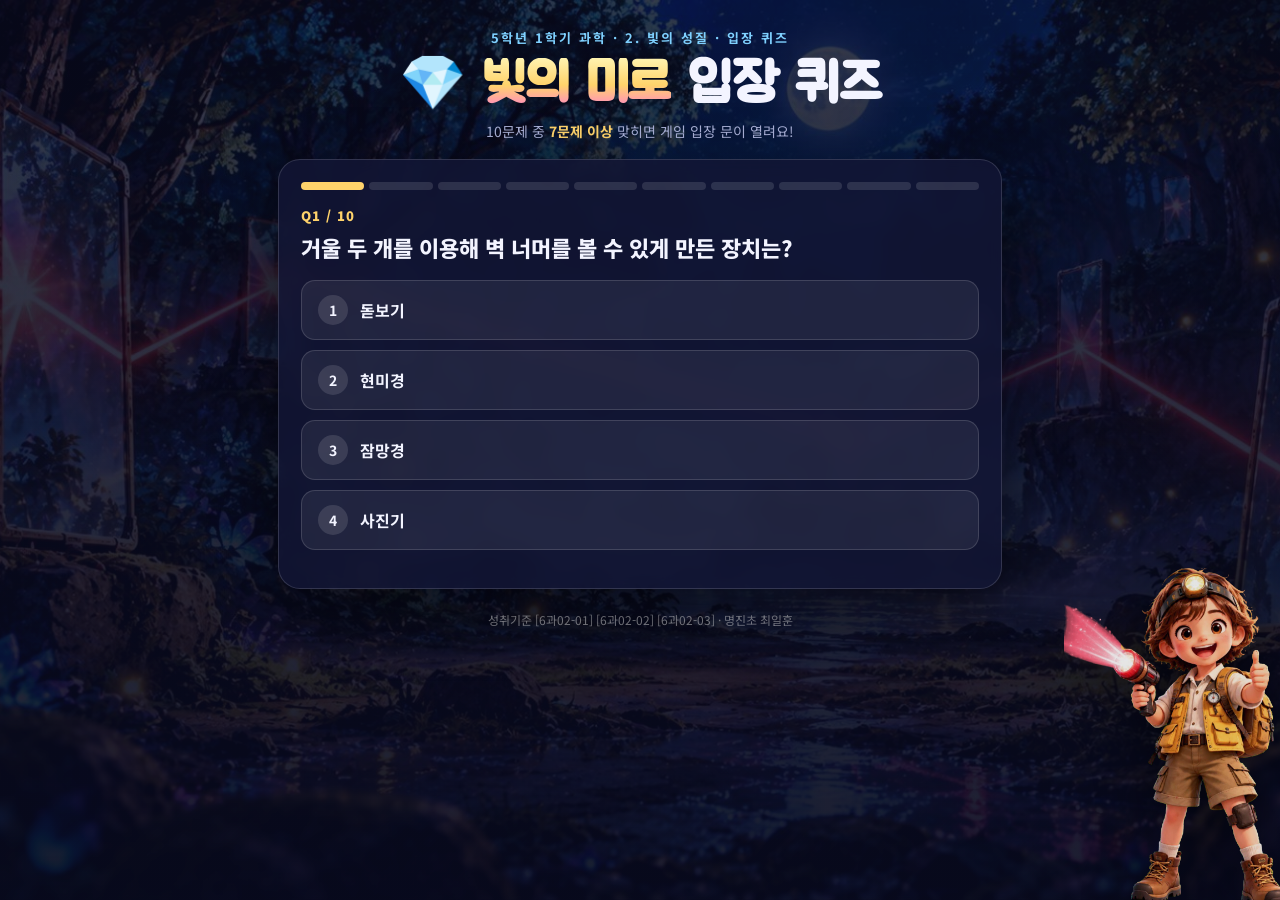
<file: quiz/index.html>
<!doctype html>
<html lang="ko">
<head>
<meta charset="utf-8">
<meta name="viewport" content="width=device-width, initial-scale=1">
<title>입장 퀴즈 — 빛의 미로</title>
<link href="https://fonts.googleapis.com/css2?family=Jua&family=Noto+Sans+KR:wght@400;700;900&display=swap" rel="stylesheet">
<style>
  :root { --bg:#0a0d1f; --ink:#f3f4ff; --muted:#a9b0d6; --accent:#ffd36b; --accent2:#ff7bd5; --cyan:#7fd1ff; --ok:#4ade80; --bad:#f87171; --line:rgba(255,255,255,.14); }
  * { box-sizing:border-box; }
  body { margin:0; min-height:100vh; font-family:'Noto Sans KR',system-ui,sans-serif; color:var(--ink); background:#0a0d1f url('../assets/world2.jpg') center/cover fixed; }
  body::before { content:''; position:fixed; inset:0; background:linear-gradient(180deg, rgba(8,10,30,.8), rgba(8,10,30,.92)); z-index:-1; }
  .wrap { max-width:760px; margin:0 auto; padding:28px 18px 60px; }
  header { text-align:center; margin-bottom:18px; }
  .kicker { color:var(--cyan); font-weight:700; letter-spacing:2px; font-size:13px; }
  h1 { font-family:'Jua',sans-serif; font-size:clamp(34px,7vw,54px); margin:4px 0 2px; }
  h1 span { background:linear-gradient(180deg,#fff3b0,#ffd36b 50%,#ff7bd5); -webkit-background-clip:text; background-clip:text; color:transparent; }
  .sub { color:var(--muted); font-size:14px; }
  .card { background:rgba(18,22,52,.85); border:1px solid var(--line); border-radius:22px; padding:22px; box-shadow:0 20px 60px rgba(0,0,0,.5); backdrop-filter:blur(8px); }
  .progress { display:flex; gap:5px; margin-bottom:16px; }
  .progress i { flex:1; height:8px; border-radius:99px; background:rgba(255,255,255,.12); }
  .progress i.ok { background:var(--ok); } .progress i.bad { background:var(--bad); } .progress i.cur { background:var(--accent); }
  .qnum { color:var(--accent); font-weight:900; font-size:13px; letter-spacing:1px; }
  .q { font-size:clamp(18px,3vw,22px); font-weight:800; line-height:1.5; margin:6px 0 16px; }
  .opts { display:grid; gap:10px; }
  .opt { text-align:left; background:rgba(255,255,255,.07); border:1px solid var(--line); color:var(--ink); border-radius:14px; padding:14px 16px; font-size:16px; font-weight:700; cursor:pointer; display:flex; gap:12px; align-items:center; transition:.15s; font-family:inherit; }
  .opt:hover { background:rgba(255,211,107,.18); transform:translateX(4px); }
  .opt .n { width:30px; height:30px; border-radius:50%; background:rgba(255,255,255,.12); display:grid; place-items:center; font-size:14px; flex:none; }
  .opt.correct { background:rgba(74,222,128,.22); border-color:var(--ok); } .opt.wrong { background:rgba(248,113,113,.2); border-color:var(--bad); }
  .opt:disabled { cursor:default; }
  .explain { margin-top:14px; padding:12px 14px; border-radius:12px; background:rgba(127,209,255,.1); border-left:3px solid var(--cyan); font-size:14px; line-height:1.6; display:none; }
  .explain.show { display:block; }
  .btn { border:none; border-radius:14px; padding:13px 22px; font-size:16px; font-weight:800; cursor:pointer; font-family:inherit; background:rgba(255,255,255,.12); color:var(--ink); }
  .btn.primary { background:linear-gradient(135deg,#ffd36b,#ff9a5c); color:#2a1a05; box-shadow:0 6px 24px rgba(255,180,80,.35); }
  .btn.big { font-size:20px; padding:16px 30px; font-family:'Jua',sans-serif; letter-spacing:1px; }
  .actions { display:flex; justify-content:flex-end; gap:10px; margin-top:16px; }
  .result { text-align:center; }
  .score { font-family:'Jua',sans-serif; font-size:64px; line-height:1; margin:10px 0; }
  .score small { font-size:22px; color:var(--muted); }
  .badge { display:inline-block; padding:8px 16px; border-radius:999px; font-weight:900; margin:8px 0 14px; }
  .badge.pass { background:rgba(74,222,128,.2); color:var(--ok); border:1px solid var(--ok); }
  .badge.fail { background:rgba(248,113,113,.2); color:var(--bad); border:1px solid var(--bad); }
  .review { text-align:left; margin-top:16px; display:grid; gap:8px; }
  .review div { font-size:13px; padding:8px 12px; border-radius:10px; background:rgba(255,255,255,.06); }
  .review .x { color:var(--bad); } .review .o { color:var(--ok); }
  .lumi { position:fixed; right:-10px; bottom:-10px; height:38vh; pointer-events:none; opacity:.9; filter:drop-shadow(0 10px 30px rgba(0,0,0,.6)); }
  @media (max-width:700px) { .lumi { display:none; } }
  .foot { text-align:center; color:rgba(255,255,255,.5); font-size:12px; margin-top:22px; }
</style>
</head>
<body>
<div class="wrap">
  <header>
    <div class="kicker">5학년 1학기 과학 · 2. 빛의 성질 · 입장 퀴즈</div>
    <h1>💎 <span>빛의 미로</span> 입장 퀴즈</h1>
    <div class="sub">10문제 중 <b style="color:var(--accent)">7문제 이상</b> 맞히면 게임 입장 문이 열려요!</div>
  </header>
  <div class="card" id="card"></div>
  <div class="foot">성취기준 [6과02-01] [6과02-02] [6과02-03] · 명진초 최일훈</div>
</div>
<img class="lumi" src="../assets/lumi.png" alt="">
<script>
const POOL = [
  { q:'캄캄한 어둠상자 속 물체를 보려면 꼭 필요한 것은 무엇일까요?', o:['빛','소리','바람','거울'], a:0, e:'물체를 보기 위해서는 빛이 있어야 해요. 손전등을 끄면 어둠상자 속 물체가 보이지 않아요.' },
  { q:'태양이나 전등처럼 스스로 빛을 내는 물체를 무엇이라고 할까요?', o:['거울','광원','렌즈','그림자'], a:1, e:'스스로 빛을 내는 물체를 광원이라고 해요. 광원의 빛이 물체에 반사되어 눈에 들어오면 물체가 보여요.' },
  { q:'어둠상자 실험에서 윗면의 손전등을 끄면 어떻게 될까요?', o:['물체가 더 잘 보인다','물체가 보이지 않는다','물체의 색이 바뀐다','물체가 커 보인다'], a:1, e:'빛이 없으면 물체가 보이지 않아요. 눈에서 빛이 나가는 것이 아니라, 빛이 물체에 반사되어 눈에 들어와야 보여요.' },
  { q:'빛이 곧게 나아가는 성질을 무엇이라고 할까요?', o:['빛의 반사','빛의 굴절','빛의 직진','빛의 흡수'], a:2, e:'레이저 지시기의 빛은 곧게 나아가요. 이것을 빛의 직진이라고 해요.' },
  { q:'그림자의 모양이 물체의 모양과 비슷한 까닭은?', o:['빛이 직진하기 때문','빛이 굴절하기 때문','물체가 투명하기 때문','빛이 색을 바꾸기 때문'], a:0, e:'빛이 직진하다가 불투명한 물체에 막히면 물체 뒤에 물체 모양의 그림자가 생겨요.' },
  { q:'빛이 거울에 부딪쳐 나아가는 방향이 바뀌는 성질은?', o:['빛의 직진','빛의 반사','빛의 굴절','빛의 분산'], a:1, e:'빛이 물체(거울)에 부딪쳐 방향이 바뀌는 성질을 빛의 반사라고 해요. 평면거울은 빛의 반사를 이용한 도구예요.' },
  { q:'빛이 공기에서 물로 비스듬히 들어갈 때 일어나는 현상은?', o:['경계에서 꺾인다','빛이 사라진다','그대로 직진한다','색이 초록으로 바뀐다'], a:0, e:'서로 다른 물질의 경계에서 빛이 꺾이는 성질을 빛의 굴절이라고 해요.' },
  { q:'빛이 공기와 물의 경계에 수직으로 들어가면 어떻게 될까요?', o:['크게 꺾인다','꺾이지 않고 그대로 나아간다','반사되어 되돌아온다','빛이 사라진다'], a:1, e:'수직으로 들어가는 빛은 꺾이지 않아요. 비스듬히 들어갈 때만 꺾여요.' },
  { q:'작은 글씨를 크게 볼 때 사용하는 렌즈는?', o:['오목 렌즈','볼록 렌즈','평면거울','어둠상자'], a:1, e:'가운데가 두꺼운 볼록 렌즈는 빛을 모아 물체를 실제보다 크게 보이게 해요. 돋보기가 볼록 렌즈예요.' },
  { q:'거울 두 개를 이용해 벽 너머를 볼 수 있게 만든 장치는?', o:['돋보기','현미경','잠망경','사진기'], a:2, e:'잠망경은 거울 두 개에서 빛이 두 번 반사되는 원리로 보이지 않는 곳을 볼 수 있어요.' },
  { q:'다음 중 빛의 반사를 이용한 도구는?', o:['돋보기','자동차 뒷거울','안경','현미경'], a:1, e:'거울은 빛의 반사를 이용해요. 돋보기·안경·현미경은 렌즈(빛의 굴절)를 이용해요.' },
  { q:'오목 렌즈를 통과한 빛은 어떻게 될까요?', o:['한 점으로 모인다','바깥으로 퍼진다','그 자리에 멈춘다','색이 변한다'], a:1, e:'가운데가 얇은 오목 렌즈는 빛을 퍼뜨려요. 물체가 작게, 더 넓은 범위가 보여요.' },
  { q:'생활 속에서 빛의 직진을 볼 수 있는 예는?', o:['나뭇잎 사이로 곧게 비치는 햇빛','거울에 비친 내 모습','돋보기로 크게 본 나비','물속 막대가 꺾여 보이는 것'], a:0, e:'나뭇잎 사이로 곧게 내려오는 햇빛은 빛의 직진, 거울은 반사, 돋보기와 물속 막대는 굴절이에요.' },
];
const PASS = 7, N = 10;
let qs = [], idx = 0, score = 0, log = [];
function shuffle(a){ for(let i=a.length-1;i>0;i--){ const j=Math.floor(Math.random()*(i+1)); [a[i],a[j]]=[a[j],a[i]]; } return a; }
function start(){ qs = shuffle([...POOL]).slice(0,N); idx=0; score=0; log=[]; render(); }
function render(){
  const card=document.getElementById('card');
  if(idx>=N){ return result(); }
  const q=qs[idx];
  card.innerHTML = `<div class="progress">${qs.map((_,i)=>`<i class="${log[i]===undefined?(i===idx?'cur':''):(log[i]?'ok':'bad')}"></i>`).join('')}</div>
    <div class="qnum">Q${idx+1} / ${N}</div><div class="q">${q.q}</div>
    <div class="opts">${q.o.map((t,i)=>`<button class="opt" data-i="${i}"><span class="n">${i+1}</span>${t}</button>`).join('')}</div>
    <div class="explain" id="explain"></div>
    <div class="actions"><button class="btn primary" id="next" style="display:none">다음 문제 ▶</button></div>`;
  card.querySelectorAll('.opt').forEach(b=>b.addEventListener('click',()=>answer(parseInt(b.dataset.i))));
  document.getElementById('next').addEventListener('click',()=>{ idx++; render(); });
}
function answer(i){
  const q=qs[idx]; const ok=i===q.a; log[idx]=ok; if(ok) score++;
  document.querySelectorAll('.opt').forEach((b,k)=>{ b.disabled=true; if(k===q.a) b.classList.add('correct'); else if(k===i) b.classList.add('wrong'); });
  const ex=document.getElementById('explain'); ex.className='explain show'; ex.innerHTML=(ok?'⭕ 정답! ':'❌ 아쉬워요. ')+q.e;
  document.getElementById('next').style.display=''; document.getElementById('next').textContent = idx===N-1?'결과 보기 ▶':'다음 문제 ▶';
}
function result(){
  const pass = score>=PASS; try{ if(pass){ const k='lightmaze.progress.v1'; const p=JSON.parse(localStorage.getItem(k)||'{}'); p.quiz=true; p.stars=p.stars||{}; p.concepts=p.concepts||[]; localStorage.setItem(k,JSON.stringify(p)); } }catch(e){}
  document.getElementById('card').innerHTML = `<div class="result">
    <div class="qnum">결과</div>
    <div class="score">${score}<small> / ${N}</small></div>
    <div class="badge ${pass?'pass':'fail'}">${pass?'🎉 통과! 빛의 미로 입장 가능':'😢 아쉬워요! 7문제 이상 맞혀야 해요'}</div>
    <p style="color:var(--muted);font-size:14px;margin:0">${pass?'빛의 성질을 잘 알고 있군요. 이제 레이저 탐험대에 합류하세요!':'틀린 문제의 설명을 다시 읽고 도전해 보세요.'}</p>
    <div class="actions" style="justify-content:center">
      <button class="btn" id="retry">↺ 다시 풀기</button>
      ${pass?'<a class="btn primary big" href="../index.html?pass=1">💎 게임 입장하기 ▶</a>':''}
    </div>
    <div class="review">${qs.map((q,i)=>`<div class="${log[i]?'o':'x'}">${log[i]?'⭕':'❌'} Q${i+1}. ${q.q} <b>→ ${q.o[q.a]}</b></div>`).join('')}</div>
  </div>`;
  document.getElementById('retry').addEventListener('click', start);
}
start();
</script>
</body>
</html>
</file>
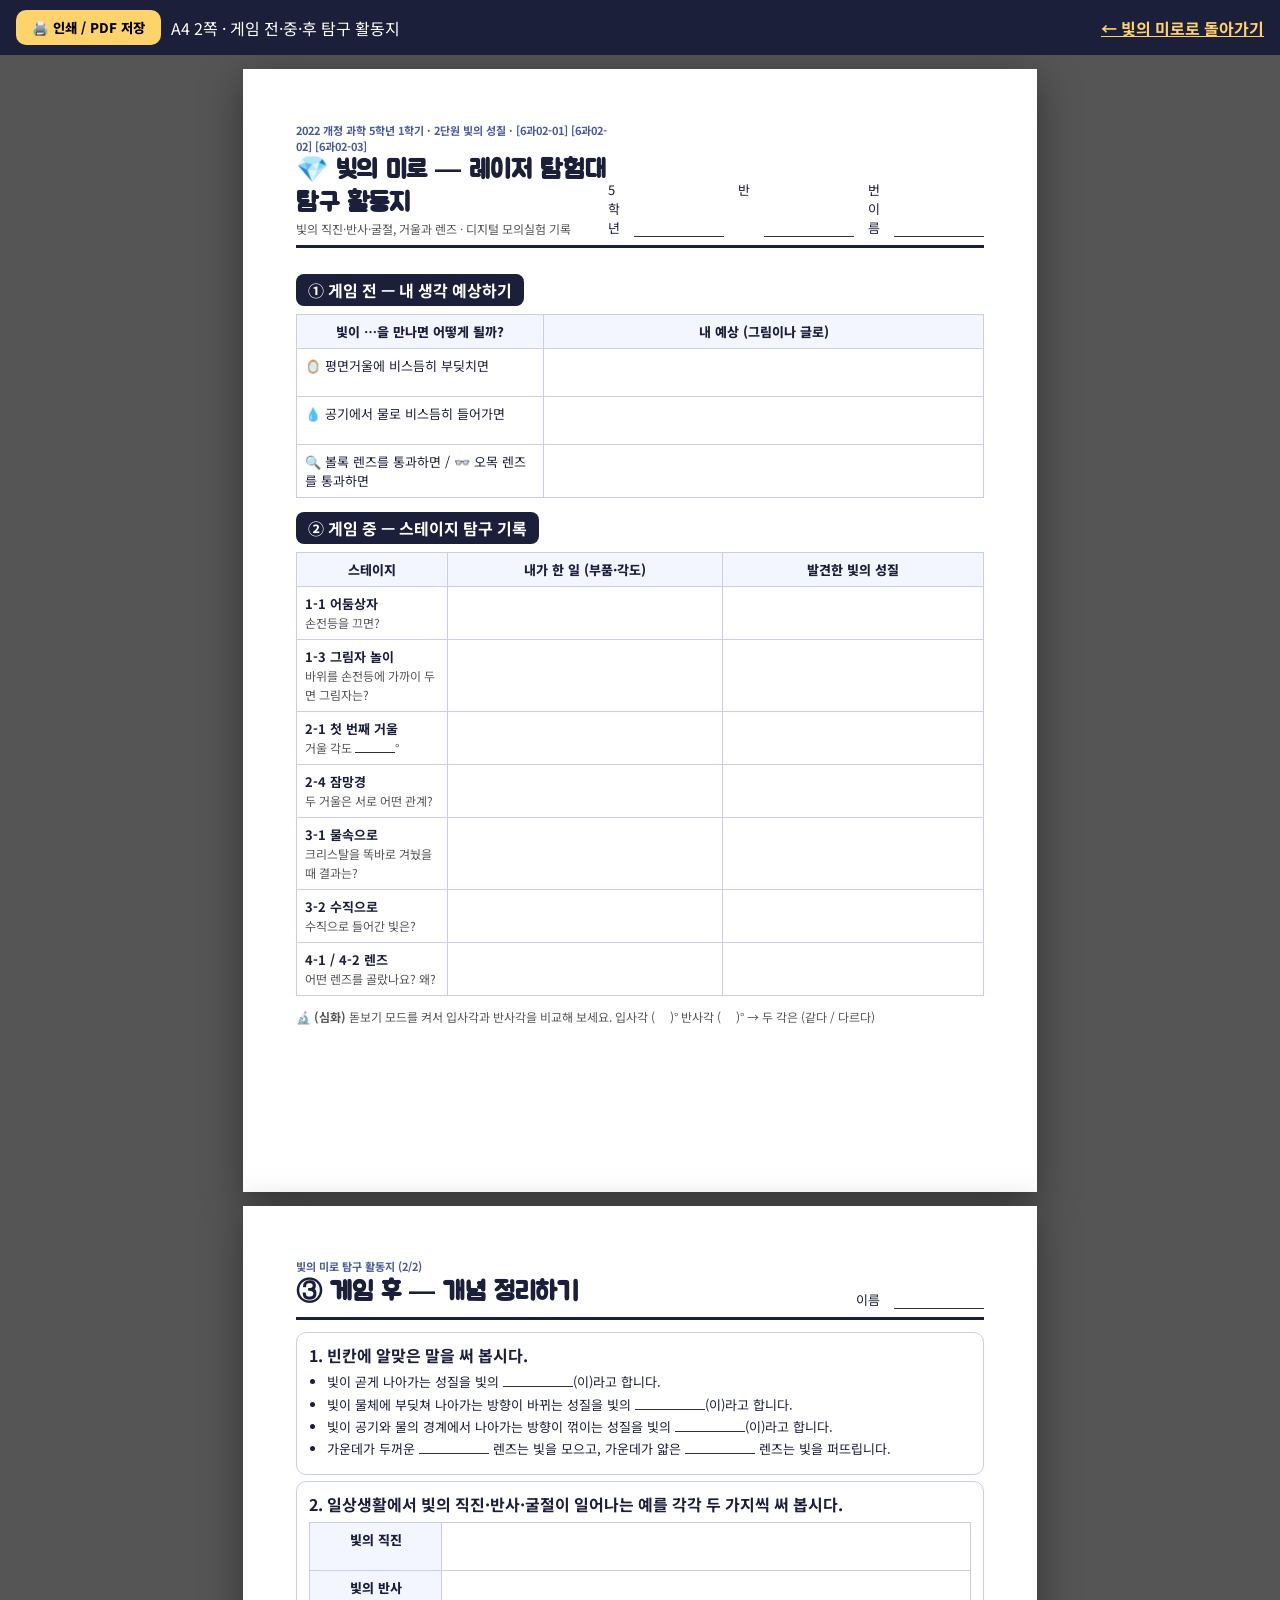
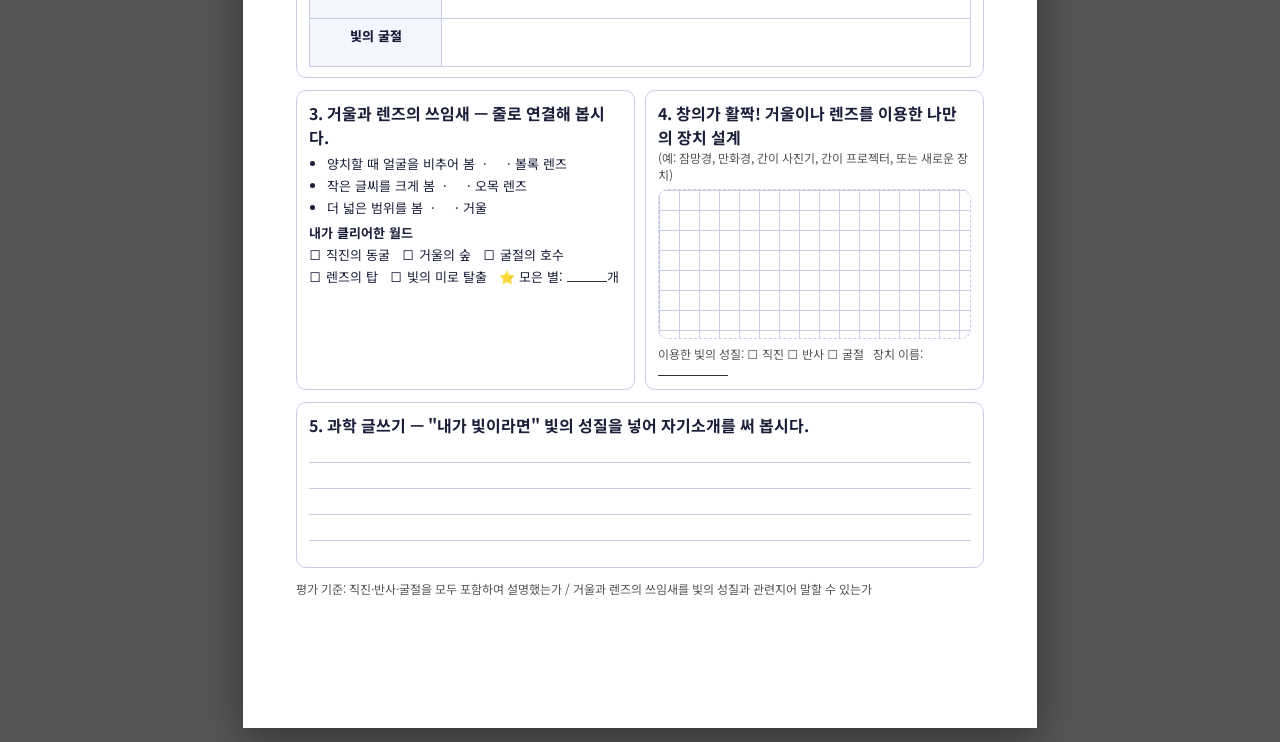
<file: worksheet/index.html>
<!doctype html>
<html lang="ko">
<head>
<meta charset="utf-8">
<meta name="viewport" content="width=device-width, initial-scale=1">
<title>빛의 미로 탐구 활동지 — 5-1-2 빛의 성질</title>
<link href="https://fonts.googleapis.com/css2?family=Jua&family=Noto+Sans+KR:wght@400;700;900&display=swap" rel="stylesheet">
<style>
  :root { --ink:#1b1f3a; --accent:#d98b00; --line:#c9cde6; --soft:#f3f5ff; }
  * { box-sizing:border-box; }
  body { margin:0; background:#555; font-family:'Noto Sans KR',sans-serif; color:var(--ink); }
  .toolbar { position:sticky; top:0; background:#1b1f3a; color:#fff; padding:10px 16px; display:flex; gap:10px; align-items:center; z-index:9; }
  .toolbar button { background:#ffd36b; border:none; border-radius:10px; padding:8px 16px; font-weight:800; cursor:pointer; font-family:inherit; }
  .toolbar a { color:#ffd36b; font-weight:700; }
  .page { width:210mm; min-height:297mm; margin:14px auto; background:#fff; padding:14mm 14mm 12mm; box-shadow:0 10px 40px rgba(0,0,0,.4); page-break-after:always; }
  h1 { font-family:'Jua',sans-serif; font-size:26px; margin:0; }
  .head { display:flex; justify-content:space-between; align-items:flex-end; border-bottom:3px solid var(--ink); padding-bottom:8px; margin-bottom:12px; }
  .meta { font-size:12px; color:#555; }
  .name { font-size:13px; display:flex; gap:14px; }
  .name span { border-bottom:1px solid #333; min-width:90px; display:inline-block; }
  h2 { font-size:16px; background:var(--ink); color:#fff; display:inline-block; padding:4px 12px; border-radius:8px; margin:14px 0 8px; }
  .box { border:1.5px solid var(--line); border-radius:10px; padding:10px 12px; margin:6px 0; }
  .lines { background:repeating-linear-gradient(180deg, transparent 0 25px, var(--line) 25px 26px); height:80px; }
  .lines.tall { height:120px; }
  table { width:100%; border-collapse:collapse; font-size:13px; }
  th, td { border:1px solid var(--line); padding:7px 8px; vertical-align:top; }
  th { background:var(--soft); font-weight:800; }
  td.w { height:48px; }
  .blank { display:inline-block; min-width:70px; border-bottom:1.5px solid #333; }
  .grid2 { display:grid; grid-template-columns:1fr 1fr; gap:10px; }
  .sketch { height:150px; border:1.5px dashed var(--line); border-radius:10px; background:linear-gradient(var(--line) 1px, transparent 1px) 0 0/ 20px 20px, linear-gradient(90deg, var(--line) 1px, transparent 1px) 0 0/ 20px 20px; }
  .tip { font-size:12px; color:#555; }
  .std { font-size:11px; color:#4a5a9a; font-weight:700; }
  ul { margin:4px 0; padding-left:18px; font-size:13px; line-height:1.7; }
  .check { font-size:13px; } .check label { display:block; margin:3px 0; }
  @media print { body { background:#fff; } .toolbar { display:none; } .page { margin:0; box-shadow:none; width:auto; min-height:auto; } }
</style>
</head>
<body>
<div class="toolbar"><button onclick="window.print()">🖨️ 인쇄 / PDF 저장</button><span>A4 2쪽 · 게임 전·중·후 탐구 활동지</span><a href="../index.html" style="margin-left:auto">← 빛의 미로로 돌아가기</a></div>

<div class="page">
  <div class="head">
    <div><div class="std">2022 개정 과학 5학년 1학기 · 2단원 빛의 성질 · [6과02-01] [6과02-02] [6과02-03]</div><h1>💎 빛의 미로 — 레이저 탐험대 탐구 활동지</h1><div class="meta">빛의 직진·반사·굴절, 거울과 렌즈 · 디지털 모의실험 기록</div></div>
    <div class="name">5학년 <span></span>반 <span></span>번 이름 <span></span></div>
  </div>

  <h2>① 게임 전 — 내 생각 예상하기</h2>
  <table>
    <tr><th style="width:36%">빛이 …을 만나면 어떻게 될까?</th><th>내 예상 (그림이나 글로)</th></tr>
    <tr><td>🪞 평면거울에 비스듬히 부딪치면</td><td class="w"></td></tr>
    <tr><td>💧 공기에서 물로 비스듬히 들어가면</td><td class="w"></td></tr>
    <tr><td>🔍 볼록 렌즈를 통과하면 / 👓 오목 렌즈를 통과하면</td><td class="w"></td></tr>
  </table>

  <h2>② 게임 중 — 스테이지 탐구 기록</h2>
  <table>
    <tr><th style="width:22%">스테이지</th><th style="width:40%">내가 한 일 (부품·각도)</th><th>발견한 빛의 성질</th></tr>
    <tr><td><b>1-1 어둠상자</b><br><span class="tip">손전등을 끄면?</span></td><td class="w"></td><td></td></tr>
    <tr><td><b>1-3 그림자 놀이</b><br><span class="tip">바위를 손전등에 가까이 두면 그림자는?</span></td><td class="w"></td><td></td></tr>
    <tr><td><b>2-1 첫 번째 거울</b><br><span class="tip">거울 각도 <span class="blank" style="min-width:40px"></span>°</span></td><td class="w"></td><td></td></tr>
    <tr><td><b>2-4 잠망경</b><br><span class="tip">두 거울은 서로 어떤 관계?</span></td><td class="w"></td><td></td></tr>
    <tr><td><b>3-1 물속으로</b><br><span class="tip">크리스탈을 똑바로 겨눴을 때 결과는?</span></td><td class="w"></td><td></td></tr>
    <tr><td><b>3-2 수직으로</b><br><span class="tip">수직으로 들어간 빛은?</span></td><td class="w"></td><td></td></tr>
    <tr><td><b>4-1 / 4-2 렌즈</b><br><span class="tip">어떤 렌즈를 골랐나요? 왜?</span></td><td class="w"></td><td></td></tr>
  </table>
  <p class="tip">🔬 <b>(심화)</b> 돋보기 모드를 켜서 입사각과 반사각을 비교해 보세요. 입사각 ( &nbsp;&nbsp;&nbsp; )° 반사각 ( &nbsp;&nbsp;&nbsp; )° → 두 각은 (같다 / 다르다)</p>
</div>

<div class="page">
  <div class="head"><div><div class="std">빛의 미로 탐구 활동지 (2/2)</div><h1>③ 게임 후 — 개념 정리하기</h1></div><div class="name">이름 <span></span></div></div>

  <div class="box">
    <b>1. 빈칸에 알맞은 말을 써 봅시다.</b>
    <ul>
      <li>빛이 곧게 나아가는 성질을 빛의 <span class="blank"></span>(이)라고 합니다.</li>
      <li>빛이 물체에 부딪쳐 나아가는 방향이 바뀌는 성질을 빛의 <span class="blank"></span>(이)라고 합니다.</li>
      <li>빛이 공기와 물의 경계에서 나아가는 방향이 꺾이는 성질을 빛의 <span class="blank"></span>(이)라고 합니다.</li>
      <li>가운데가 두꺼운 <span class="blank"></span> 렌즈는 빛을 모으고, 가운데가 얇은 <span class="blank"></span> 렌즈는 빛을 퍼뜨립니다.</li>
    </ul>
  </div>

  <div class="box">
    <b>2. 일상생활에서 빛의 직진·반사·굴절이 일어나는 예를 각각 두 가지씩 써 봅시다.</b>
    <table style="margin-top:6px"><tr><th style="width:20%">빛의 직진</th><td class="w"></td></tr><tr><th>빛의 반사</th><td class="w"></td></tr><tr><th>빛의 굴절</th><td class="w"></td></tr></table>
  </div>

  <div class="grid2">
    <div class="box">
      <b>3. 거울과 렌즈의 쓰임새 — 줄로 연결해 봅시다.</b>
      <ul>
        <li>양치할 때 얼굴을 비추어 봄 &nbsp;·&nbsp;&nbsp;&nbsp;&nbsp; · 볼록 렌즈</li>
        <li>작은 글씨를 크게 봄 &nbsp;·&nbsp;&nbsp;&nbsp;&nbsp; · 오목 렌즈</li>
        <li>더 넓은 범위를 봄 &nbsp;·&nbsp;&nbsp;&nbsp;&nbsp; · 거울</li>
      </ul>
      <div class="check"><b>내가 클리어한 월드</b>
        <label>☐ 직진의 동굴 &nbsp; ☐ 거울의 숲 &nbsp; ☐ 굴절의 호수</label><label>☐ 렌즈의 탑 &nbsp; ☐ 빛의 미로 탈출 &nbsp; ⭐ 모은 별: <span class="blank" style="min-width:40px"></span>개</label></div>
    </div>
    <div class="box">
      <b>4. 창의가 활짝! 거울이나 렌즈를 이용한 나만의 장치 설계</b>
      <div class="tip">(예: 잠망경, 만화경, 간이 사진기, 간이 프로젝터, 또는 새로운 장치)</div>
      <div class="sketch" style="margin-top:6px"></div>
      <div class="tip" style="margin-top:6px">이용한 빛의 성질: ☐ 직진 ☐ 반사 ☐ 굴절 &nbsp; 장치 이름: <span class="blank"></span></div>
    </div>
  </div>

  <div class="box">
    <b>5. 과학 글쓰기 — "내가 빛이라면" 빛의 성질을 넣어 자기소개를 써 봅시다.</b>
    <div class="lines tall"></div>
  </div>
  <p class="tip">평가 기준: 직진·반사·굴절을 모두 포함하여 설명했는가 / 거울과 렌즈의 쓰임새를 빛의 성질과 관련지어 말할 수 있는가</p>
</div>
</body>
</html>
</file>
<file: css/style.css>
/* ============================================================
   빛의 미로 — 스타일 (style.css)
   ============================================================ */
:root {
  --bg: #0a0d1f; --bg2: #141a3a; --ink: #f3f4ff; --muted: #a9b0d6;
  --accent: #ffd36b; --accent2: #ff7bd5; --cyan: #7fd1ff; --mint: #5ee6c1;
  --panel: rgba(18, 22, 52, 0.82); --line: rgba(255,255,255,0.12);
  --radius: 18px; --shadow: 0 10px 40px rgba(0,0,0,0.45);
  --font-display: 'Jua', 'Noto Sans KR', sans-serif; --font: 'Noto Sans KR', system-ui, sans-serif;
}
* { box-sizing: border-box; }
html, body { margin: 0; height: 100%; background: var(--bg); color: var(--ink); font-family: var(--font); overflow: hidden; -webkit-tap-highlight-color: transparent; }
button { font-family: inherit; }
b { color: var(--accent); }
.muted { color: var(--muted); }

.screen { position: absolute; inset: 0; display: none; flex-direction: column; }
.screen.active { display: flex; }

/* ---------- 버튼 ---------- */
.btn { border: 1px solid var(--line); background: rgba(255,255,255,0.08); color: var(--ink); border-radius: 14px; padding: 10px 16px; font-size: 15px; font-weight: 700; cursor: pointer; transition: transform .08s, background .15s, box-shadow .15s; backdrop-filter: blur(6px); }
.btn:hover { background: rgba(255,255,255,0.16); } .btn:active { transform: scale(0.96); }
.btn.primary { background: linear-gradient(135deg, #ffd36b, #ff9a5c); color: #2a1a05; border: none; box-shadow: 0 6px 24px rgba(255,180,80,0.35); }
.btn.primary:hover { filter: brightness(1.08); }
.btn.big { font-size: 20px; padding: 16px 32px; border-radius: 20px; font-family: var(--font-display); letter-spacing: 1px; }
.btn.small { padding: 7px 12px; font-size: 13px; border-radius: 10px; }
.btn.tiny { padding: 5px 10px; font-size: 12px; border-radius: 8px; }
.btn.ghost { background: transparent; }
.btn.danger { background: rgba(255,90,90,0.2); }
.btn.on { background: rgba(127,209,255,0.35); box-shadow: 0 0 0 2px var(--cyan) inset; }
.btn:disabled { opacity: .4; cursor: default; }
.row { display: flex; gap: 10px; flex-wrap: wrap; } .row.center { justify-content: center; margin-top: 14px; }
.chip { font-size: 14px; background: rgba(255,255,255,0.1); border-radius: 999px; padding: 3px 12px; margin-left: 10px; vertical-align: middle; }

/* ---------- 타이틀 ---------- */
.title-bg { position: absolute; inset: 0; background: url('../assets/keyart.jpg') center/cover no-repeat; animation: kenburns 24s ease-in-out infinite alternate; }
.title-bg::after { content: ''; position: absolute; inset: 0; background: linear-gradient(90deg, rgba(8,10,30,0.85) 0%, rgba(8,10,30,0.55) 45%, rgba(8,10,30,0.15) 100%), linear-gradient(0deg, rgba(8,10,30,0.9) 0%, rgba(8,10,30,0) 40%); }
@keyframes kenburns { from { transform: scale(1); } to { transform: scale(1.08); } }
.title-wrap { position: relative; z-index: 2; height: 100%; padding: clamp(20px, 5vh, 60px) clamp(20px, 6vw, 90px); display: flex; flex-direction: column; justify-content: center; gap: 18px; max-width: 760px; }
.logo-top { font-weight: 700; color: var(--cyan); letter-spacing: 2px; font-size: clamp(12px, 1.6vw, 16px); }
.title-logo h1 { font-family: var(--font-display); font-size: clamp(56px, 11vw, 132px); line-height: 1; margin: 6px 0 4px; letter-spacing: -2px; }
.title-logo .l1 { color: #fff; text-shadow: 0 0 30px rgba(127,209,255,0.7), 0 6px 0 #1b2a5c; }
.title-logo .l2 { background: linear-gradient(180deg, #fff3b0 0%, #ffd36b 45%, #ff7bd5 100%); -webkit-background-clip: text; background-clip: text; color: transparent; filter: drop-shadow(0 6px 0 rgba(120,40,90,0.8)) drop-shadow(0 0 28px rgba(255,180,220,0.6)); }
.logo-sub { font-family: var(--font-display); font-size: clamp(14px, 2.2vw, 22px); color: var(--accent); letter-spacing: 4px; }
.title-desc { font-size: clamp(14px, 1.8vw, 18px); line-height: 1.6; color: #e6e8ff; margin: 0; text-shadow: 0 2px 8px rgba(0,0,0,0.6); }
.title-buttons { display: flex; flex-direction: column; gap: 10px; align-items: flex-start; }
.title-progress { color: var(--accent); font-weight: 700; font-size: 14px; }
.title-lumi { position: absolute; right: clamp(0px, 4vw, 80px); bottom: -2vh; height: min(80vh, 760px); z-index: 1; pointer-events: none; filter: drop-shadow(0 20px 40px rgba(0,0,0,0.6)); animation: float 4s ease-in-out infinite; }
.title-bandi { position: absolute; right: 30%; top: 10%; z-index: 1; width: clamp(60px, 8vw, 120px); animation: float 3s ease-in-out infinite reverse; pointer-events: none; filter: drop-shadow(0 0 20px rgba(255,230,120,0.8)); }
@keyframes float { 0%,100% { transform: translateY(0); } 50% { transform: translateY(-14px); } }
.title-credit { position: absolute; left: clamp(20px, 6vw, 90px); bottom: 16px; font-size: 12px; color: rgba(255,255,255,0.55); }
@media (max-width: 900px) { .title-lumi { height: 46vh; right: -30px; opacity: .85; } .title-wrap { max-width: 100%; } }
@media (max-width: 600px) { .title-lumi { height: 36vh; right: -40px; opacity: .75; } .title-bandi { right: 8%; top: 6%; } }

/* ---------- 월드맵 ---------- */
.map-head { display: flex; align-items: center; justify-content: space-between; padding: 14px 20px; background: var(--panel); border-bottom: 1px solid var(--line); }
.map-head h2 { margin: 0; font-family: var(--font-display); font-size: 24px; }
.worlds { flex: 1; overflow: auto; padding: 18px; display: grid; grid-template-columns: repeat(auto-fill, minmax(290px, 1fr)); gap: 16px; align-content: start; background: radial-gradient(1200px 600px at 50% -10%, #23306b 0%, var(--bg) 60%); }
.world-card { position: relative; border-radius: var(--radius); overflow: hidden; background-size: cover; background-position: center; border: 1px solid var(--line); box-shadow: var(--shadow); min-height: 220px; display: flex; flex-direction: column; }
.world-card::before { content: ''; position: absolute; inset: 0; background: linear-gradient(180deg, rgba(10,13,31,0.35), rgba(10,13,31,0.92) 70%); }
.world-head { position: relative; display: flex; gap: 12px; align-items: center; padding: 14px 16px 6px; }
.world-head .w-icon { font-size: 34px; filter: drop-shadow(0 2px 6px rgba(0,0,0,0.6)); }
.world-head h3 { margin: 0; font-family: var(--font-display); font-size: 20px; color: var(--wc); }
.world-head p { margin: 2px 0 0; font-size: 13px; color: var(--muted); }
.stages { position: relative; display: flex; flex-direction: column; gap: 6px; padding: 8px 12px 14px; }
.stage { display: grid; grid-template-columns: 44px 1fr auto; align-items: center; gap: 8px; text-align: left; background: rgba(255,255,255,0.08); border: 1px solid var(--line); color: var(--ink); border-radius: 12px; padding: 8px 10px; cursor: pointer; transition: background .15s, transform .1s; }
.stage:hover:not(:disabled) { background: rgba(255,255,255,0.18); transform: translateX(4px); }
.stage .num { font-family: var(--font-display); color: var(--wc); font-size: 16px; } .stage .name { font-weight: 700; font-size: 14px; } .stage .stars { font-size: 12px; letter-spacing: -2px; }
.stage.locked { opacity: .45; cursor: default; } .stage.done { border-color: rgba(255,211,107,0.5); }

/* ---------- 게임 HUD ---------- */
.hud { display: flex; align-items: center; gap: 14px; padding: 8px 14px; background: var(--panel); border-bottom: 1px solid var(--line); flex-wrap: wrap; }
.hud-left { display: flex; align-items: center; gap: 10px; }
.hud-world { font-size: 11px; color: var(--cyan); letter-spacing: 1px; font-weight: 700; }
.hud-title { font-family: var(--font-display); font-size: 20px; line-height: 1.1; }
.hud-goal { flex: 1; min-width: 200px; font-size: 13px; color: #e8ebff; background: rgba(255,255,255,0.06); border-radius: 10px; padding: 7px 12px; border-left: 3px solid var(--accent); }
.hud-right { display: flex; gap: 6px; align-items: center; }
.hud-status { font-weight: 800; font-size: 14px; margin-right: 6px; color: var(--accent); } .hud-status .warn { color: #ff7b7b; }
.game-main { flex: 1; display: grid; grid-template-columns: 210px 1fr; gap: 12px; padding: 12px; min-height: 0; background: radial-gradient(900px 500px at 50% 0%, #1b2450 0%, var(--bg) 70%); }
.side { background: var(--panel); border: 1px solid var(--line); border-radius: var(--radius); padding: 12px; display: flex; flex-direction: column; gap: 10px; min-height: 0; overflow: auto; }
.side h3 { margin: 0; font-family: var(--font-display); font-size: 17px; }
.inventory { display: flex; flex-direction: column; gap: 8px; }
.inv-item { display: grid; grid-template-columns: 38px 1fr auto; grid-template-areas: 'ic nm ct' 'ic ds ds'; align-items: center; column-gap: 8px; background: rgba(255,255,255,0.08); border: 1px dashed rgba(255,255,255,0.25); border-radius: 12px; padding: 8px; cursor: grab; user-select: none; touch-action: none; transition: background .15s, transform .1s; }
.inv-item:hover { background: rgba(255,211,107,0.18); transform: translateY(-1px); }
.inv-item.empty { opacity: .35; cursor: default; }
.inv-item .ic { grid-area: ic; font-size: 26px; text-align: center; } .inv-item .nm { grid-area: nm; font-weight: 800; font-size: 14px; } .inv-item .ct { grid-area: ct; font-size: 12px; color: var(--accent); font-weight: 800; } .inv-item .ds { grid-area: ds; font-size: 11px; color: var(--muted); }
.inv-empty { font-size: 13px; color: var(--muted); line-height: 1.5; padding: 6px; }
.side-help { font-size: 11px; color: var(--muted); line-height: 1.6; border-top: 1px solid var(--line); padding-top: 8px; }
.board-wrap { position: relative; min-width: 0; display: flex; align-items: center; justify-content: center; }
#board { width: 100%; max-width: 100%; max-height: 100%; aspect-ratio: 16 / 10; border-radius: var(--radius); box-shadow: var(--shadow), 0 0 0 1px var(--line); touch-action: none; cursor: crosshair; background: #0a0d1f; }
.sel-bar { position: absolute; left: 50%; bottom: 14px; transform: translate(-50%, 20px); display: flex; gap: 6px; align-items: center; background: rgba(10,13,31,0.9); border: 1px solid var(--line); border-radius: 999px; padding: 6px 10px 6px 14px; opacity: 0; pointer-events: none; transition: .15s; font-size: 13px; font-weight: 800; }
.sel-bar.show { opacity: 1; transform: translate(-50%, 0); pointer-events: auto; }
.toast { position: absolute; top: 14px; left: 50%; transform: translate(-50%, -20px); background: rgba(10,13,31,0.92); border: 1px solid rgba(255,211,107,0.5); color: #fff; padding: 10px 18px; border-radius: 14px; font-size: 14px; font-weight: 700; opacity: 0; transition: .2s; pointer-events: none; max-width: 80%; text-align: center; box-shadow: var(--shadow); }
.toast.show { opacity: 1; transform: translate(-50%, 0); }
body.lab .hud-goal { border-left-color: var(--mint); }
@media (max-width: 820px) { .game-main { grid-template-columns: 1fr; grid-template-rows: 1fr auto; } .side { order: 2; max-height: 170px; } .inventory { flex-direction: row; flex-wrap: wrap; } .inv-item { flex: 1 1 140px; } .side-help { display: none; } }

/* ---------- 모달 ---------- */
.modal { position: fixed; inset: 0; display: none; align-items: center; justify-content: center; z-index: 50; }
.modal.open { display: flex; }
.modal-bg { position: absolute; inset: 0; background: rgba(4,6,16,0.75); backdrop-filter: blur(4px); }
.panel { position: relative; display: none; width: min(560px, 92vw); max-height: 88vh; overflow: auto; background: linear-gradient(180deg, #1c2350, #10152f); border: 1px solid rgba(255,255,255,0.2); border-radius: 24px; padding: 24px 26px; box-shadow: 0 30px 80px rgba(0,0,0,0.6); animation: pop .25s cubic-bezier(.2,1.4,.4,1); }
.panel.active { display: block; } .panel.wide { width: min(900px, 94vw); }
@keyframes pop { from { transform: scale(.85); opacity: 0; } to { transform: scale(1); opacity: 1; } }
.panel h2 { margin: 0 0 6px; font-family: var(--font-display); font-size: 26px; }
.win-stars { font-size: 40px; text-align: center; letter-spacing: 4px; filter: drop-shadow(0 0 16px rgba(255,211,107,0.8)); }
.concept-card { background: rgba(255,255,255,0.07); border: 1px solid rgba(255,211,107,0.35); border-radius: 16px; padding: 14px 16px; margin: 12px 0; }
.concept-card.locked { opacity: .5; }
.cc-head { display: flex; gap: 12px; align-items: center; } .cc-icon { font-size: 34px; } .cc-std { font-size: 11px; color: var(--cyan); font-weight: 700; letter-spacing: 1px; }
.concept-card h3 { margin: 2px 0 0; font-family: var(--font-display); font-size: 19px; }
.concept-card p { margin: 8px 0 0; font-size: 14px; line-height: 1.65; }
.cc-tip { color: var(--muted); font-size: 13px !important; }
.concept-list { display: grid; grid-template-columns: repeat(auto-fill, minmax(260px, 1fr)); gap: 10px; }
.concept-list .concept-card { margin: 0; }
.howto { line-height: 1.7; font-size: 14px; padding-left: 20px; } .howto li { margin-bottom: 4px; }

/* ---------- 루미 가이드 말풍선 ---------- */
.guide { margin-top: auto; display: flex; flex-direction: column; align-items: flex-start; gap: 6px; padding-top: 8px; }
.guide .bubble { position: relative; background: #fff; color: #1b1f3a; border-radius: 14px; padding: 10px 12px; font-size: 13px; line-height: 1.55; font-weight: 700; box-shadow: 0 6px 20px rgba(0,0,0,.35); animation: bubbleIn .25s ease; }
.guide .bubble::after { content: ''; position: absolute; left: 28px; bottom: -8px; border: 8px solid transparent; border-top-color: #fff; border-bottom: 0; }
.guide .bubble b { color: #c2410c; }
.guide .bubble.warn { background: #ffe4e6; } .guide .bubble.warn::after { border-top-color: #ffe4e6; }
.guide .bubble.good { background: #ecfccb; } .guide .bubble.good::after { border-top-color: #ecfccb; }
.guide-face { width: 78px; height: 78px; object-fit: cover; object-position: top; border-radius: 50%; border: 3px solid var(--accent); background: radial-gradient(circle at 50% 30%, #3a4a9a, #141a3a); box-shadow: 0 0 20px rgba(255,211,107,.35); animation: float 3.5s ease-in-out infinite; }
@keyframes bubbleIn { from { transform: translateY(6px) scale(.96); opacity: 0; } to { transform: none; opacity: 1; } }
@media (max-width: 820px) { .guide { display: none; } }

/* ---------- 월드맵 배경 ---------- */
[data-screen="map"] { background: #0a0d1f url('../assets/worldmap.jpg') center / cover no-repeat; }
[data-screen="map"] .worlds { background: linear-gradient(180deg, rgba(10,13,31,.55), rgba(10,13,31,.88)); }
.world-card { backdrop-filter: blur(2px); }

/* ---------- 스프라이트 이미지 크기 보정 ---------- */
.title-bandi { width: clamp(70px, 9vw, 130px); }

/* ---------- 수료증 ---------- */
.cert-panel { width: min(760px, 94vw); }
.cert { position: relative; background: linear-gradient(160deg, #fffaf0, #fff4d6); color: #2a2340; border-radius: 18px; padding: 34px 40px 28px; border: 6px double #d9a441; overflow: hidden; text-align: center; }
.cert-top { font-weight: 900; letter-spacing: 3px; color: #b7791f; font-size: 12px; }
.cert-title { font-family: var(--font-display); font-size: 44px !important; color: #2a2340; margin: 8px 0 14px !important; letter-spacing: 6px; }
.cert-name { font-family: var(--font-display); font-size: 30px; text-align: center; border: none; border-bottom: 2px solid #2a2340; background: transparent; width: 260px; color: #2a2340; outline: none; padding: 4px; }
.cert-body { font-size: 16px; line-height: 1.9; margin: 16px 0 10px; } .cert-body b { color: #b45309; }
.cert-stars { font-size: 26px; letter-spacing: 2px; }
.cert-foot { display: flex; justify-content: space-between; font-size: 13px; color: #6b5b3e; margin-top: 16px; font-weight: 700; }
.cert-lumi { position: absolute; right: -10px; bottom: -14px; height: 150px; opacity: .9; pointer-events: none; }
@media print {
  body * { visibility: hidden !important; }
  #cert, #cert * { visibility: visible !important; }
  #cert { position: fixed; left: 0; top: 0; width: 100%; border-radius: 0; }
  .modal-bg { display: none; }
}

/* ---------- 별 스프라이트 ---------- */
.win-stars { display: flex; justify-content: center; gap: 10px; min-height: 76px; }
.win-stars img { width: 72px; height: 72px; object-fit: contain; animation: starPop .5s cubic-bezier(.2,1.6,.4,1) both; }
.win-stars img.off { filter: grayscale(1) brightness(.45); opacity: .7; }
.win-stars img:nth-child(2) { transform: translateY(-10px); width: 84px; height: 84px; }
@keyframes starPop { from { transform: scale(0) rotate(-40deg); opacity: 0; } to { opacity: 1; } }

/* 입장퀴즈 관문 */
.gate-icon { font-size: 54px; text-align: center; margin-bottom: 4px; filter: drop-shadow(0 6px 16px rgba(255,211,107,.5)); }
.panel[data-panel="gate"] { text-align: center; max-width: 520px; }
.panel[data-panel="gate"] p { line-height: 1.7; margin: 10px 0 18px; }
</file>
